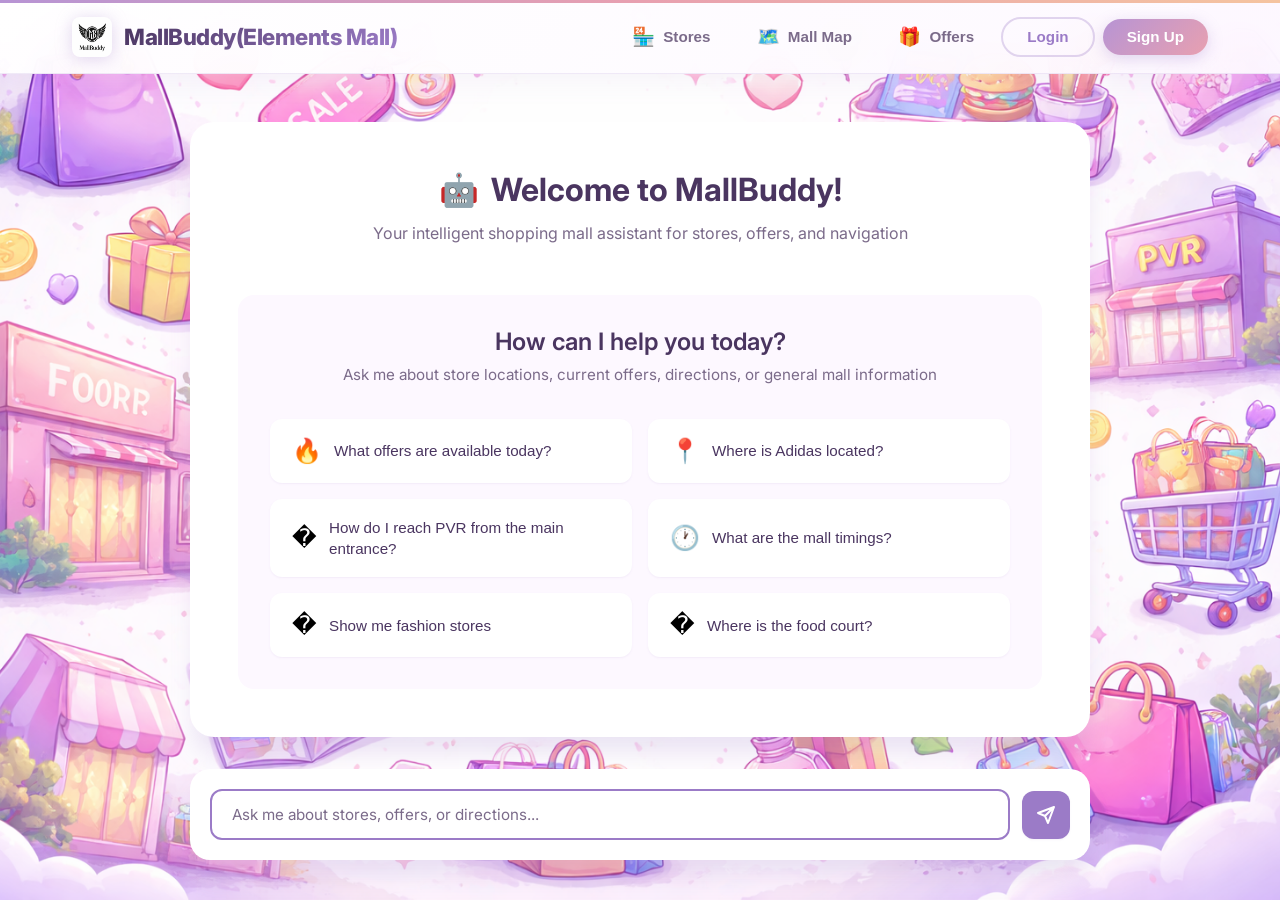
<file: frontend/index.html>
<!DOCTYPE html>
<html lang="en">

<head>
    <meta charset="UTF-8">
    <meta name="viewport" content="width=device-width, initial-scale=1.0">
    <title>MallBuddy - Your Intelligent Shopping Mall Assistant</title>
    <link rel="stylesheet" href="styles.css">
    <link rel="preconnect" href="https://fonts.googleapis.com">
    <link rel="preconnect" href="https://fonts.gstatic.com" crossorigin>
    <link href="https://fonts.googleapis.com/css2?family=Inter:wght@400;500;600;700&display=swap" rel="stylesheet">
</head>

<body>
    <!-- Header -->
    <header class="header">
        <div class="header-container">
            <div class="logo" onclick="window.location.href='index.html'" style="cursor: pointer;">
                <div class="logo-icon">
                    <img src="logo.png" alt="MallBuddy Logo" style="width: 40px; height: 40px; border-radius: 8px;">
                </div>
                <span class="logo-text">MallBuddy(Elements Mall)</span>
            </div>
            <nav class="nav-menu" id="navMenu">
                <button class="nav-btn" onclick="window.location.href='stores.html'">
                    <span class="nav-icon">🏪</span>
                    Stores
                </button>
                <button class="nav-btn" onclick="window.location.href='map.html'">
                    <span class="nav-icon">🗺️</span>
                    Mall Map
                </button>
                <button class="nav-btn" onclick="window.location.href='offers.html'">
                    <span class="nav-icon">🎁</span>
                    Offers
                </button>
                <button class="btn-login" onclick="navigateTo('login')" id="loginBtn">Login</button>
                <button class="btn-signup" onclick="navigateTo('signup')" id="signupBtn">Sign Up</button>
                <span id="userInfo" style="display: none; color: white; margin-right: 10px;"></span>
                <button class="btn-logout" onclick="logout()" id="logoutBtn" style="display: none;">Logout</button>
            </nav>
        </div>
    </header>

    <!-- Main Content -->
    <main class="main-content">
        <div class="container">
            <!-- Welcome Card -->
            <div class="welcome-card" id="welcomeCard">
                <div class="welcome-header">
                    <span class="robot-emoji">🤖</span>
                    <h1 class="welcome-title" id="welcomeTitle">Welcome to MallBuddy!</h1>
                </div>
                <p class="welcome-subtitle" id="welcomeSubtitle">Your intelligent shopping mall assistant for stores,
                    offers, and navigation
                </p>

                <!-- Quick Actions Section -->
                <div class="quick-actions-section">
                    <h2 class="section-title">How can I help you today?</h2>
                    <p class="section-subtitle">Ask me about store locations, current offers, directions, or general
                        mall information</p>

                    <div class="quick-actions-grid">
                        <button class="action-card" onclick="sendQuickQuestion('What offers are available today?')">
                            <span class="action-icon">🔥</span>
                            <span class="action-text">What offers are available today?</span>
                        </button>

                        <button class="action-card" onclick="sendQuickQuestion('Where is Adidas located?')">
                            <span class="action-icon">📍</span>
                            <span class="action-text">Where is Adidas located?</span>
                        </button>

                        <button class="action-card"
                            onclick="sendQuickQuestion('How do I reach PVR from the main entrance?')">
                            <span class="action-icon">�️</span>
                            <span class="action-text">How do I reach PVR from the main entrance?</span>
                        </button>

                        <button class="action-card" onclick="sendQuickQuestion('What are the mall timings?')">
                            <span class="action-icon">🕐</span>
                            <span class="action-text">What are the mall timings?</span>
                        </button>

                        <button class="action-card" onclick="sendQuickQuestion('Show me fashion stores')">
                            <span class="action-icon">�</span>
                            <span class="action-text">Show me fashion stores</span>
                        </button>

                        <button class="action-card" onclick="sendQuickQuestion('Where is the food court?')">
                            <span class="action-icon">�</span>
                            <span class="action-text">Where is the food court?</span>
                        </button>
                    </div>
                </div>
            </div>

            <!-- Chat Messages Area (Hidden Initially) -->
            <div class="chat-messages-container" id="chatMessagesContainer" style="display: none;">
                <div class="chat-messages" id="chatMessages">
                    <!-- Messages will be added here dynamically -->
                </div>
            </div>

            <!-- Chat Input (Fixed at Bottom) -->
            <div class="chat-input-section">
                <div class="chat-input-wrapper">
                    <input type="text" class="chat-input" id="chatInput"
                        placeholder="Ask me about stores, offers, or directions..."
                        onkeypress="handleKeyPress(event)" />
                    <button class="send-button" onclick="sendMessage()" id="sendBtn">
                        <svg width="20" height="20" viewBox="0 0 20 20" fill="none">
                            <path d="M18 2L9 11M18 2L12 18L9 11M18 2L2 8L9 11" stroke="white" stroke-width="2"
                                stroke-linecap="round" stroke-linejoin="round" />
                        </svg>
                    </button>
                </div>
            </div>
        </div>
    </main>

    <script src="config.js"></script>
    <script src="script.js?v=2"></script>
</body>

</html>
</file>
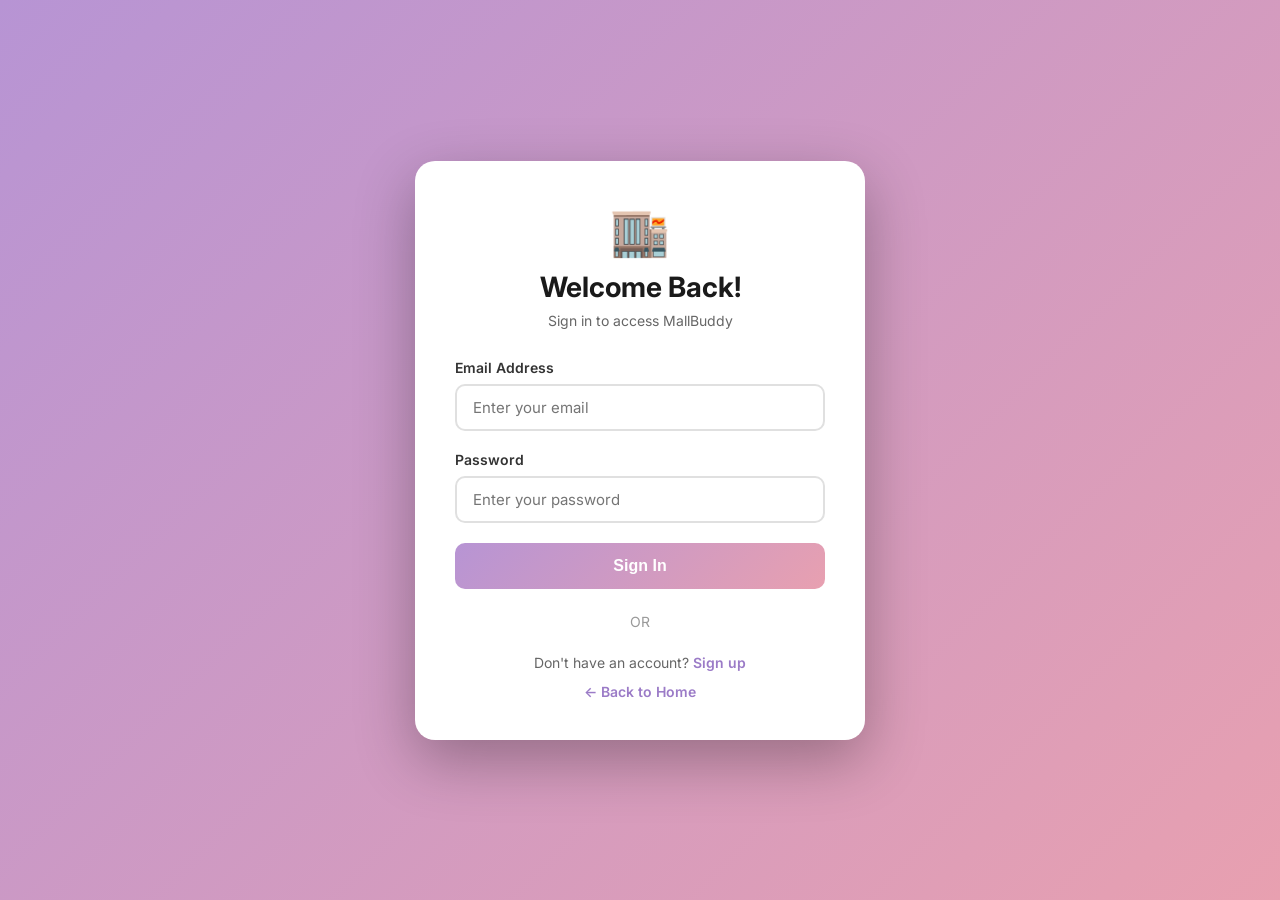
<file: frontend/login.html>
<!DOCTYPE html>
<html lang="en">

<head>
    <meta charset="UTF-8">
    <meta name="viewport" content="width=device-width, initial-scale=1.0">
    <title>Login - MallBuddy</title>
    <link rel="stylesheet" href="styles.css">
    <link href="https://fonts.googleapis.com/css2?family=Inter:wght@400;500;600;700&display=swap" rel="stylesheet">
    <style>
        .auth-container {
            min-height: 100vh;
            display: flex;
            align-items: center;
            justify-content: center;
            background: linear-gradient(135deg, #B794D4 0%, #E8A0B0 100%);
            padding: 20px;
        }

        .auth-card {
            background: white;
            border-radius: 20px;
            padding: 40px;
            width: 100%;
            max-width: 450px;
            box-shadow: 0 20px 60px rgba(0, 0, 0, 0.3);
        }

        .auth-header {
            text-align: center;
            margin-bottom: 30px;
        }

        .auth-logo {
            font-size: 48px;
            margin-bottom: 10px;
        }

        .auth-title {
            font-size: 28px;
            font-weight: 700;
            color: #1a1a1a;
            margin-bottom: 8px;
        }

        .auth-subtitle {
            color: #666;
            font-size: 14px;
        }

        .form-group {
            margin-bottom: 20px;
        }

        .form-label {
            display: block;
            font-weight: 600;
            color: #333;
            margin-bottom: 8px;
            font-size: 14px;
        }

        .form-input {
            width: 100%;
            padding: 12px 16px;
            border: 2px solid #e0e0e0;
            border-radius: 10px;
            font-size: 15px;
            transition: all 0.3s;
            font-family: 'Inter', sans-serif;
        }

        .form-input:focus {
            outline: none;
            border-color: #9B7BC7;
            box-shadow: 0 0 0 3px rgba(155, 123, 199, 0.15);
        }

        .btn-primary {
            width: 100%;
            padding: 14px;
            background: linear-gradient(135deg, #B794D4 0%, #E8A0B0 100%);
            color: white;
            border: none;
            border-radius: 10px;
            font-size: 16px;
            font-weight: 600;
            cursor: pointer;
            transition: transform 0.2s;
        }

        .btn-primary:hover {
            transform: translateY(-2px);
        }

        .btn-primary:disabled {
            opacity: 0.6;
            cursor: not-allowed;
        }

        .error-message {
            background: #fee;
            color: #c33;
            padding: 12px;
            border-radius: 8px;
            margin-bottom: 20px;
            font-size: 14px;
            display: none;
        }

        .success-message {
            background: #efe;
            color: #3c3;
            padding: 12px;
            border-radius: 8px;
            margin-bottom: 20px;
            font-size: 14px;
            display: none;
        }

        .auth-footer {
            text-align: center;
            margin-top: 24px;
            color: #666;
            font-size: 14px;
        }

        .auth-link {
            color: #9B7BC7;
            text-decoration: none;
            font-weight: 600;
        }

        .auth-link:hover {
            text-decoration: underline;
        }

        .divider {
            text-align: center;
            margin: 24px 0;
            color: #999;
            font-size: 14px;
        }
    </style>
</head>

<body>
    <div class="auth-container">
        <div class="auth-card">
            <div class="auth-header">
                <div class="auth-logo">🏬</div>
                <h1 class="auth-title">Welcome Back!</h1>
                <p class="auth-subtitle">Sign in to access MallBuddy</p>
            </div>

            <div id="errorMessage" class="error-message"></div>
            <div id="successMessage" class="success-message"></div>

            <form id="loginForm">
                <div class="form-group">
                    <label class="form-label" for="email">Email Address</label>
                    <input type="email" id="email" class="form-input" placeholder="Enter your email" required>
                </div>

                <div class="form-group">
                    <label class="form-label" for="password">Password</label>
                    <input type="password" id="password" class="form-input" placeholder="Enter your password" required>
                </div>

                <button type="submit" class="btn-primary" id="loginBtn">
                    Sign In
                </button>
            </form>

            <div class="divider">OR</div>

            <div class="auth-footer">
                Don't have an account? <a href="signup.html" class="auth-link">Sign up</a>
            </div>

            <div class="auth-footer" style="margin-top: 12px;">
                <a href="index.html" class="auth-link">← Back to Home</a>
            </div>
        </div>
    </div>

    <script src="config.js"></script>
    <script>
        // BACKEND_URL is now provided by config.js

        document.getElementById('loginForm').addEventListener('submit', async (e) => {
            e.preventDefault();

            const email = document.getElementById('email').value;
            const password = document.getElementById('password').value;
            const loginBtn = document.getElementById('loginBtn');
            const errorMsg = document.getElementById('errorMessage');
            const successMsg = document.getElementById('successMessage');

            // Hide messages
            errorMsg.style.display = 'none';
            successMsg.style.display = 'none';

            // Disable button
            loginBtn.disabled = true;
            loginBtn.textContent = 'Signing in...';

            try {
                // Try user login first
                const response = await fetch(`${BACKEND_URL}/api/auth/login`, {
                    method: 'POST',
                    headers: {
                        'Content-Type': 'application/json',
                    },
                    body: JSON.stringify({ email, password })
                });

                const data = await response.json();

                if (response.ok) {
                    // Store user data
                    localStorage.setItem('token', data.access_token);
                    localStorage.setItem('user', JSON.stringify(data.user));
                    localStorage.setItem('userType', 'user');

                    successMsg.textContent = 'Login successful! Redirecting...';
                    successMsg.style.display = 'block';

                    setTimeout(() => {
                        window.location.href = 'index.html';
                    }, 1000);
                } else {
                    // If user login fails, try admin login
                    const adminResponse = await fetch(`${BACKEND_URL}/api/auth/admin/login`, {
                        method: 'POST',
                        headers: {
                            'Content-Type': 'application/json',
                        },
                        body: JSON.stringify({ email, password })
                    });

                    if (adminResponse.ok) {
                        const adminData = await adminResponse.json();

                        localStorage.setItem('token', adminData.access_token);
                        localStorage.setItem('user', JSON.stringify(adminData.admin));
                        localStorage.setItem('userType', 'admin');

                        successMsg.textContent = 'Admin login successful! Redirecting...';
                        successMsg.style.display = 'block';

                        setTimeout(() => {
                            window.location.href = 'admin.html';
                        }, 1000);
                    } else {
                        errorMsg.textContent = data.error || 'Invalid email or password';
                        errorMsg.style.display = 'block';
                    }
                }
            } catch (error) {
                console.error('Login error:', error);
                errorMsg.textContent = 'Unable to connect to server. Please try again.';
                errorMsg.style.display = 'block';
            } finally {
                loginBtn.disabled = false;
                loginBtn.textContent = 'Sign In';
            }
        });
    </script>
</body>

</html>
</file>
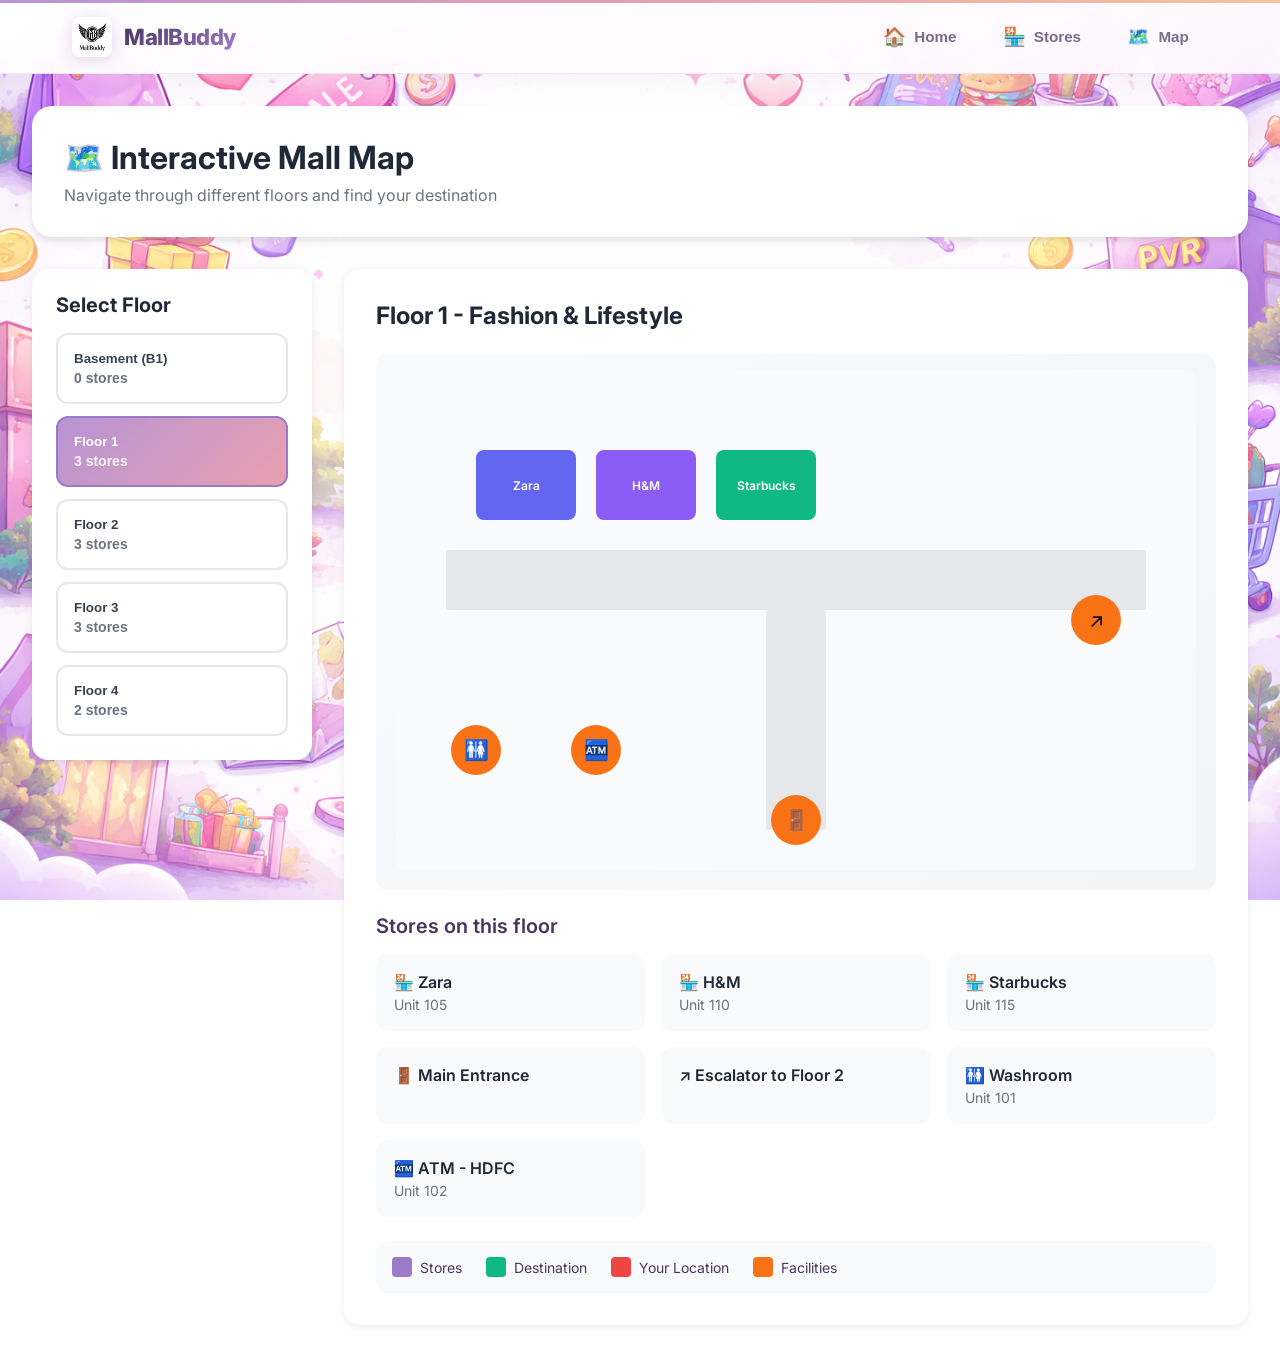
<file: frontend/map.html>
<!DOCTYPE html>
<html lang="en">

<head>
    <meta charset="UTF-8">
    <meta name="viewport" content="width=device-width, initial-scale=1.0">
    <title>Mall Map - MallBuddy</title>
    <link rel="stylesheet" href="styles.css">
    <link href="https://fonts.googleapis.com/css2?family=Inter:wght@400;500;600;700&display=swap" rel="stylesheet">
    <style>
        .map-container {
            max-width: 1400px;
            margin: 0 auto;
            padding: 2rem;
        }

        .map-header {
            background: white;
            border-radius: 20px;
            padding: 2rem;
            margin-bottom: 2rem;
            box-shadow: 0 4px 6px rgba(0, 0, 0, 0.1);
        }

        .map-title {
            font-size: 2rem;
            font-weight: 700;
            color: #1F2937;
            margin-bottom: 0.5rem;
        }

        /* Navigation Mode Header */
        .nav-mode-header {
            background: linear-gradient(135deg, #B794D4, #E8A0B0);
            color: white;
            border-radius: 20px;
            padding: 1.5rem 2rem;
            margin-bottom: 2rem;
            display: flex;
            justify-content: space-between;
            align-items: center;
            box-shadow: 0 4px 15px rgba(155, 123, 199, 0.3);
        }

        .nav-route-info {
            display: flex;
            align-items: center;
            gap: 1rem;
        }

        .nav-point {
            display: flex;
            align-items: center;
            gap: 0.5rem;
        }

        .nav-point-icon {
            font-size: 1.5rem;
        }

        .nav-point-text {
            font-weight: 600;
        }

        .nav-arrow {
            font-size: 1.5rem;
            opacity: 0.7;
        }

        .nav-stats {
            display: flex;
            gap: 2rem;
        }

        .nav-stat {
            text-align: center;
        }

        .nav-stat-value {
            font-size: 1.5rem;
            font-weight: 700;
        }

        .nav-stat-label {
            font-size: 0.875rem;
            opacity: 0.9;
        }

        .btn-exit-nav {
            background: rgba(255, 255, 255, 0.2);
            border: none;
            color: white;
            padding: 0.5rem 1rem;
            border-radius: 8px;
            cursor: pointer;
            font-weight: 600;
            transition: all 0.2s;
        }

        .btn-exit-nav:hover {
            background: rgba(255, 255, 255, 0.3);
        }

        .map-content {
            display: grid;
            grid-template-columns: 280px 1fr;
            gap: 2rem;
        }

        .floor-selector {
            background: white;
            border-radius: 16px;
            padding: 1.5rem;
            box-shadow: 0 2px 8px rgba(0, 0, 0, 0.08);
            height: fit-content;
        }

        .floor-selector-title {
            font-size: 1.25rem;
            font-weight: 700;
            color: #1F2937;
            margin-bottom: 1rem;
        }

        .floor-buttons {
            display: flex;
            flex-direction: column;
            gap: 0.75rem;
        }

        .floor-btn {
            padding: 1rem;
            border: 2px solid #E5E7EB;
            border-radius: 12px;
            background: white;
            cursor: pointer;
            transition: all 0.2s;
            text-align: left;
            font-weight: 600;
            color: #374151;
        }

        .floor-btn:hover {
            border-color: #9B7BC7;
            background: #FDF8FF;
        }

        .floor-btn.active {
            background: linear-gradient(135deg, #B794D4, #E8A0B0);
            color: white;
            border-color: #9B7BC7;
        }

        .floor-btn.has-route {
            border-color: #10B981;
            position: relative;
        }

        .floor-btn.has-route::after {
            content: "●";
            position: absolute;
            right: 1rem;
            color: #10B981;
        }

        .floor-info {
            font-size: 0.875rem;
            color: #6B7280;
            margin-top: 0.25rem;
        }

        .floor-btn.active .floor-info {
            color: rgba(255, 255, 255, 0.9);
        }

        .map-display {
            background: white;
            border-radius: 16px;
            padding: 2rem;
            box-shadow: 0 2px 8px rgba(0, 0, 0, 0.08);
        }

        .map-floor-title {
            font-size: 1.5rem;
            font-weight: 700;
            color: #1F2937;
            margin-bottom: 1.5rem;
        }

        /* SVG Map Container */
        .map-svg-container {
            background: linear-gradient(135deg, #F9FAFB 0%, #F3F4F6 100%);
            border-radius: 12px;
            padding: 1rem;
            margin-bottom: 1.5rem;
            min-height: 500px;
            position: relative;
            overflow: hidden;
        }

        .floor-map {
            width: 100%;
            height: 500px;
            border-radius: 8px;
        }

        /* SVG Styles */
        .corridor {
            fill: #E5E7EB;
        }

        .store-rect {
            cursor: pointer;
            transition: all 0.2s;
        }

        .store-rect:hover {
            filter: brightness(1.1);
        }

        .store-rect.destination {
            stroke: #10B981;
            stroke-width: 4;
            stroke-dasharray: 8, 4;
            animation: pulse 1.5s infinite;
        }

        @keyframes pulse {

            0%,
            100% {
                stroke-opacity: 1;
            }

            50% {
                stroke-opacity: 0.5;
            }
        }

        .store-label {
            font-family: 'Inter', sans-serif;
            font-size: 12px;
            font-weight: 600;
            fill: white;
            pointer-events: none;
        }

        .landmark-circle {
            cursor: pointer;
        }

        .landmark-icon {
            font-size: 20px;
            pointer-events: none;
        }

        .start-marker {
            animation: bounce 1s infinite;
        }

        @keyframes bounce {

            0%,
            100% {
                transform: translateY(0);
            }

            50% {
                transform: translateY(-5px);
            }
        }

        /* Route Path */
        .route-path {
            fill: none;
            stroke: #9B7BC7;
            stroke-width: 5;
            stroke-linecap: round;
            stroke-linejoin: round;
            stroke-dasharray: 1000;
            stroke-dashoffset: 1000;
            animation: drawPath 2s ease forwards;
        }

        @keyframes drawPath {
            to {
                stroke-dashoffset: 0;
            }
        }

        .route-path-glow {
            fill: none;
            stroke: rgba(155, 123, 199, 0.3);
            stroke-width: 12;
            stroke-linecap: round;
            stroke-linejoin: round;
        }

        /* Directions Panel */
        .directions-panel {
            background: #F9FAFB;
            border-radius: 12px;
            padding: 1.5rem;
            margin-top: 1.5rem;
        }

        .directions-title {
            font-size: 1.25rem;
            font-weight: 700;
            color: #1F2937;
            margin-bottom: 1rem;
            display: flex;
            align-items: center;
            gap: 0.5rem;
        }

        .directions-list {
            display: flex;
            flex-direction: column;
            gap: 0.75rem;
        }

        .direction-step {
            display: flex;
            align-items: flex-start;
            gap: 1rem;
            padding: 0.75rem;
            background: white;
            border-radius: 8px;
            border-left: 4px solid #9B7BC7;
        }

        .direction-step.current {
            background: linear-gradient(135deg, rgba(155, 123, 199, 0.1), rgba(232, 160, 176, 0.1));
            border-left-color: #10B981;
        }

        .step-icon {
            font-size: 1.25rem;
            min-width: 30px;
            text-align: center;
        }

        .step-content {
            flex: 1;
        }

        .step-text {
            font-weight: 500;
            color: #374151;
        }

        .step-detail {
            font-size: 0.875rem;
            color: #6B7280;
            margin-top: 0.25rem;
        }

        /* Legend */
        .legend {
            display: flex;
            flex-wrap: wrap;
            gap: 1.5rem;
            margin-top: 1.5rem;
            padding: 1rem;
            background: #F9FAFB;
            border-radius: 12px;
        }

        .legend-item {
            display: flex;
            align-items: center;
            gap: 0.5rem;
            font-size: 0.875rem;
        }

        .legend-color {
            width: 20px;
            height: 20px;
            border-radius: 4px;
        }

        /* Stores List */
        .stores-list {
            display: grid;
            grid-template-columns: repeat(auto-fill, minmax(200px, 1fr));
            gap: 1rem;
        }

        .store-item {
            padding: 1rem;
            background: #F9FAFB;
            border-radius: 12px;
            border: 2px solid transparent;
            transition: all 0.2s;
            cursor: pointer;
        }

        .store-item:hover {
            border-color: #9B7BC7;
            background: white;
        }

        .store-item.destination {
            border-color: #10B981;
            background: linear-gradient(135deg, rgba(16, 185, 129, 0.1), rgba(16, 185, 129, 0.05));
        }

        .store-item-name {
            font-weight: 600;
            color: #1F2937;
            margin-bottom: 0.25rem;
        }

        .store-item-location {
            font-size: 0.875rem;
            color: #6B7280;
        }

        @media (max-width: 1024px) {
            .map-content {
                grid-template-columns: 1fr;
            }

            .floor-buttons {
                flex-direction: row;
                overflow-x: auto;
            }

            .floor-btn {
                min-width: 150px;
            }

            .nav-mode-header {
                flex-direction: column;
                gap: 1rem;
                text-align: center;
            }

            .nav-stats {
                justify-content: center;
            }
        }
    </style>
</head>

<body>
    <!-- Header -->
    <header class="header">
        <div class="header-container">
            <div class="logo" onclick="window.location.href='index.html'" style="cursor: pointer;">
                <div class="logo-icon">
                    <img src="logo.png" alt="MallBuddy Logo" style="width: 40px; height: 40px; border-radius: 8px;">
                </div>
                <span class="logo-text">MallBuddy</span>
            </div>
            <nav class="nav-menu">
                <button class="nav-btn" onclick="window.location.href='index.html'">
                    <span class="nav-icon">🏠</span>
                    Home
                </button>
                <button class="nav-btn" onclick="window.location.href='stores.html'">
                    <span class="nav-icon">🏪</span>
                    Stores
                </button>
                <button class="nav-btn" onclick="window.location.href='map.html'">
                    <span class="nav-icon">🗺️</span>
                    Map
                </button>
            </nav>
        </div>
    </header>

    <!-- Main Content -->
    <main class="map-container">
        <!-- Navigation Mode Header (shown when navigating) -->
        <div class="nav-mode-header" id="navModeHeader" style="display: none;">
            <div class="nav-route-info">
                <div class="nav-point">
                    <span class="nav-point-icon">📍</span>
                    <span class="nav-point-text" id="navFromText">Main Entrance</span>
                </div>
                <span class="nav-arrow">→</span>
                <div class="nav-point">
                    <span class="nav-point-icon">🎯</span>
                    <span class="nav-point-text" id="navToText">Adidas</span>
                </div>
            </div>
            <div class="nav-stats">
                <div class="nav-stat">
                    <div class="nav-stat-value" id="navDistance">~2</div>
                    <div class="nav-stat-label">min walk</div>
                </div>
                <div class="nav-stat">
                    <div class="nav-stat-value" id="navFloors">1</div>
                    <div class="nav-stat-label">floor(s)</div>
                </div>
            </div>
            <button class="btn-exit-nav" onclick="exitNavigationMode()">✕ Exit Navigation</button>
        </div>

        <!-- Regular Header (shown when not navigating) -->
        <div class="map-header" id="regularHeader">
            <h1 class="map-title">🗺️ Interactive Mall Map</h1>
            <p style="color: #6B7280;">Navigate through different floors and find your destination</p>
        </div>

        <div class="map-content">
            <!-- Floor Selector -->
            <div class="floor-selector">
                <h2 class="floor-selector-title">Select Floor</h2>
                <div class="floor-buttons" id="floorButtons">
                    <!-- Floors will be loaded dynamically -->
                </div>
            </div>

            <!-- Map Display -->
            <div class="map-display">
                <h2 class="map-floor-title" id="currentFloorTitle">Floor 1</h2>

                <!-- SVG Map Container -->
                <div class="map-svg-container">
                    <svg id="floorMap" class="floor-map" viewBox="0 0 800 500">
                        <!-- Floor content will be rendered here -->
                    </svg>
                </div>

                <!-- Directions Panel (shown when navigating) -->
                <div class="directions-panel" id="directionsPanel" style="display: none;">
                    <h3 class="directions-title">📍 Step-by-Step Directions</h3>
                    <div class="directions-list" id="directionsList">
                        <!-- Directions will be added here -->
                    </div>
                </div>

                <!-- Stores on Current Floor -->
                <h3 style="font-size: 1.25rem; font-weight: 600; margin-bottom: 1rem;">Stores on this floor</h3>
                <div class="stores-list" id="storesList">
                    <!-- Stores will be loaded dynamically -->
                </div>

                <!-- Legend -->
                <div class="legend">
                    <div class="legend-item">
                        <div class="legend-color" style="background: #9B7BC7;"></div>
                        <span>Stores</span>
                    </div>
                    <div class="legend-item">
                        <div class="legend-color" style="background: #10B981;"></div>
                        <span>Destination</span>
                    </div>
                    <div class="legend-item">
                        <div class="legend-color" style="background: #EF4444;"></div>
                        <span>Your Location</span>
                    </div>
                    <div class="legend-item">
                        <div class="legend-color" style="background: #F97316;"></div>
                        <span>Facilities</span>
                    </div>
                </div>
            </div>
        </div>
    </main>

    <!-- Include floor layouts data -->
    <script src="floor-layouts.js"></script>

    <script src="config.js"></script>
    <script>
        // BACKEND_URL is now provided by config.js
        const BACKEND_URL = window.BACKEND_URL || 'http://localhost:5000';
        let currentFloor = '1';
        let isNavigating = false;
        let navigationRoute = null;
        let fromLocation = null;
        let toLocation = null;

        // Parse URL parameters for navigation
        function parseNavigationParams() {
            const params = new URLSearchParams(window.location.search);
            const from = params.get('from');
            const to = params.get('to');

            if (from && to) {
                return { from, to };
            }
            return null;
        }

        // Initialize navigation mode
        async function init() {
            try {
                // Fetch live store data
                await fetchAndSyncStores();
            } catch (error) {
                console.error('Failed to sync stores:', error);
            }

            const params = parseNavigationParams();
            loadFloorButtons(); // Load buttons after sync

            if (params) {
                initNavigationMode(params);
            } else {
                selectFloor('1');
            }
        }

        // Fetch stores and update FLOOR_LAYOUTS
        async function fetchAndSyncStores() {
            try {
                const response = await fetch(`${BACKEND_URL}/api/admin/stores`);
                const data = await response.json();
                const liveStores = data.stores;

                // Color palette based on category names (simple heuristic)
                const categoryColors = {
                    'Fashion': '#6366F1',
                    'Electronics': '#3B82F6',
                    'Food': '#F97316',
                    'Entertainment': '#EC4899',
                    'Health': '#10B981',
                    'Other': '#6B7280'
                };

                // Iterate through all floors in layout
                Object.keys(FLOOR_LAYOUTS).forEach(floorKey => {
                    const layout = FLOOR_LAYOUTS[floorKey];

                    // Update stores in layout
                    layout.stores.forEach(layoutStore => {
                        // Find matching live store by unit
                        // Normalize unit numbers (handle distinct formats e.g. "101" vs "Unit 101")
                        const match = liveStores.find(s =>
                            s.unit && s.unit.toString().trim() === layoutStore.unit.toString().trim()
                        );

                        if (match) {
                            layoutStore.name = match.name;
                            layoutStore.id = match.id; // Update ID to match DB
                            // Set color based on category name
                            const catName = match.category_name || 'Other';
                            // Simple substring match for category colors
                            let color = '#6B7280';
                            if (/fashion|clothing/i.test(catName)) color = categoryColors.Fashion;
                            else if (/electronic|digital/i.test(catName)) color = categoryColors.Electronics;
                            else if (/food|cafe|restaurant/i.test(catName)) color = categoryColors.Food;
                            else if (/movie|cinema|game/i.test(catName)) color = categoryColors.Entertainment;
                            else if (/health|pharmacy/i.test(catName)) color = categoryColors.Health;

                            layoutStore.color = color;
                        } else {
                            // No store in this unit -> Vacant
                            layoutStore.name = 'Vacant';
                            layoutStore.color = '#E5E7EB'; // Gray for composed/vacant
                            // Keep unit for reference
                        }
                    });
                });

                console.log('Map synchronized with live store data');

            } catch (error) {
                console.error('Error fetching stores:', error);
            }
        }

        function initNavigationMode(params) {
            isNavigating = true;

            // Find starting point and destination
            fromLocation = findStartingPoint(params.from);
            toLocation = findStoreByName(params.to);

            if (!fromLocation || !toLocation) {
                console.error('Could not find navigation locations');
                // Fallback to regular mode if nav invalid
                document.getElementById('navModeHeader').style.display = 'none';
                document.getElementById('regularHeader').style.display = 'block';
                return;
            }

            // Calculate route
            navigationRoute = calculateRoute(fromLocation, toLocation);

            // Update UI
            document.getElementById('navModeHeader').style.display = 'flex';
            document.getElementById('regularHeader').style.display = 'none';
            document.getElementById('directionsPanel').style.display = 'block';

            // Update navigation header
            document.getElementById('navFromText').textContent = fromLocation.name;
            document.getElementById('navToText').textContent = toLocation.name;
            document.getElementById('navDistance').textContent = `~${navigationRoute.estimatedTime}`;
            document.getElementById('navFloors').textContent = navigationRoute.floors.length;

            // Render directions
            renderDirections(navigationRoute);

            // Switch to the first floor of the route
            if (navigationRoute.floors.length > 0) {
                selectFloor(navigationRoute.floors[0].floor);
            }

            // Mark floors that have route
            markRouteFloors();
        }

        // Exit navigation mode
        function exitNavigationMode() {
            isNavigating = false;
            navigationRoute = null;
            fromLocation = null;
            toLocation = null;

            // Update UI
            document.getElementById('navModeHeader').style.display = 'none';
            document.getElementById('regularHeader').style.display = 'block';
            document.getElementById('directionsPanel').style.display = 'none';

            // Clear URL params
            window.history.replaceState({}, '', 'map.html');

            // Remove route floor markers
            document.querySelectorAll('.floor-btn').forEach(btn => {
                btn.classList.remove('has-route');
            });

            // Re-render current floor
            renderFloor(currentFloor);
        }

        // Mark floors that are part of the route
        function markRouteFloors() {
            if (!navigationRoute) return;

            const routeFloors = navigationRoute.floors.map(f => f.floor);
            document.querySelectorAll('.floor-btn').forEach(btn => {
                if (routeFloors.includes(btn.dataset.floor)) {
                    btn.classList.add('has-route');
                }
            });
        }

        // Render directions panel
        function renderDirections(route) {
            const directionsList = document.getElementById('directionsList');
            const steps = getDirectionsText(route);

            directionsList.innerHTML = steps.map((step, index) => `
                <div class="direction-step ${index === 0 ? 'current' : ''}">
                    <span class="step-icon">${step.icon}</span>
                    <div class="step-content">
                        <div class="step-text">${step.text}</div>
                        ${step.detail ? `<div class="step-detail">${step.detail}</div>` : ''}
                    </div>
                </div>
            `).join('');
        }

        // Load floor buttons
        function loadFloorButtons() {
            const floorButtons = document.getElementById('floorButtons');
            const floors = Object.keys(FLOOR_LAYOUTS).sort((a, b) => {
                // Sort: B1 first, then numeric
                if (a === 'B1') return -1;
                if (b === 'B1') return 1;
                return parseInt(a) - parseInt(b);
            });

            floorButtons.innerHTML = floors.map((floor, index) => {
                const layout = FLOOR_LAYOUTS[floor];
                const storeCount = layout.stores.length;
                return `
                    <button class="floor-btn ${floor === '1' ? 'active' : ''}" 
                            onclick="selectFloor('${floor}')" 
                            data-floor="${floor}">
                        <div>${floor === 'B1' ? 'Basement (B1)' : `Floor ${floor}`}</div>
                        <div class="floor-info">${storeCount} store${storeCount !== 1 ? 's' : ''}</div>
                    </button>
                `;
            }).join('');
        }

        // Select floor
        function selectFloor(floor) {
            currentFloor = floor;

            // Update active button
            document.querySelectorAll('.floor-btn').forEach(btn => {
                btn.classList.remove('active');
                if (btn.dataset.floor === floor) {
                    btn.classList.add('active');
                }
            });

            // Update title
            const layout = FLOOR_LAYOUTS[floor];
            document.getElementById('currentFloorTitle').textContent = layout ? layout.name : `Floor ${floor}`;

            // Render floor
            renderFloor(floor);

            // Update stores list
            renderStoresList(floor);
        }

        // Render SVG floor map
        function renderFloor(floor) {
            const svg = document.getElementById('floorMap');
            const layout = FLOOR_LAYOUTS[floor];

            if (!layout) {
                svg.innerHTML = `
                    <text x="400" y="250" text-anchor="middle" font-family="Inter" font-size="16" fill="#6B7280">
                        Floor layout not available
                    </text>
                `;
                return;
            }

            let svgContent = '';

            // Background
            svgContent += `<rect width="800" height="500" fill="${layout.background}" rx="8"/>`;

            // Corridors
            layout.corridors.forEach(corridor => {
                svgContent += `
                    <rect x="${corridor.x}" y="${corridor.y}" 
                          width="${corridor.width}" height="${corridor.height}" 
                          class="corridor" rx="4"/>
                `;
            });

            // Stores
            layout.stores.forEach(store => {
                const isDestination = isNavigating && toLocation &&
                    store.name.toLowerCase() === toLocation.name.toLowerCase();
                svgContent += `
                    <g onclick="highlightStore('${store.name}')">
                        <rect x="${store.x}" y="${store.y}" 
                              width="${store.width}" height="${store.height}" 
                              fill="${store.color}" 
                              class="store-rect ${isDestination ? 'destination' : ''}" 
                              rx="8"/>
                        <text x="${store.x + store.width / 2}" y="${store.y + store.height / 2 + 5}" 
                              text-anchor="middle" class="store-label">${store.name}</text>
                    </g>
                `;
            });

            // Landmarks
            layout.landmarks.forEach(landmark => {
                svgContent += `
                    <g onclick="highlightStore('${landmark.name}')">
                        <circle cx="${landmark.x}" cy="${landmark.y}" r="25" 
                                fill="#F97316" class="landmark-circle"/>
                        <text x="${landmark.x}" y="${landmark.y + 7}" 
                              text-anchor="middle" class="landmark-icon">${landmark.icon}</text>
                    </g>
                `;
            });

            // Navigation path and markers
            if (isNavigating && navigationRoute) {
                const floorRoute = navigationRoute.floors.find(f => f.floor === floor);

                if (floorRoute && floorRoute.path.length > 1) {
                    const pathData = generateSVGPath(floorRoute.path);

                    // Glow effect
                    svgContent += `<path d="${pathData}" class="route-path-glow"/>`;
                    // Main path
                    svgContent += `<path d="${pathData}" class="route-path"/>`;
                }

                // Start marker (if on this floor)
                if (fromLocation && fromLocation.floor === floor) {
                    const center = getLocationCenter(fromLocation);
                    svgContent += `
                        <g class="start-marker">
                            <circle cx="${center.x}" cy="${center.y}" r="18" fill="#EF4444"/>
                            <text x="${center.x}" y="${center.y + 6}" 
                                  text-anchor="middle" fill="white" font-size="18">📍</text>
                        </g>
                    `;
                }

                // End marker (if on this floor)
                if (toLocation && toLocation.floor === floor) {
                    const center = getLocationCenter(toLocation);
                    svgContent += `
                        <g>
                            <circle cx="${center.x + toLocation.width / 2 + 15}" cy="${center.y - 10}" 
                                    r="15" fill="#10B981"/>
                            <text x="${center.x + toLocation.width / 2 + 15}" y="${center.y - 5}" 
                                  text-anchor="middle" fill="white" font-size="14">🎯</text>
                        </g>
                    `;
                }
            }

            svg.innerHTML = svgContent;
        }

        // Render stores list below map
        function renderStoresList(floor) {
            const storesList = document.getElementById('storesList');
            const layout = FLOOR_LAYOUTS[floor];

            if (!layout) {
                storesList.innerHTML = '<div style="color: #6B7280;">No stores data available</div>';
                return;
            }

            const allItems = [
                ...layout.stores.map(s => ({ ...s, type: 'store' })),
                ...layout.landmarks.map(l => ({ ...l, type: 'facility' }))
            ];

            if (allItems.length === 0) {
                storesList.innerHTML = '<div style="color: #6B7280;">No stores on this floor</div>';
                return;
            }

            storesList.innerHTML = allItems.map(item => {
                const isDestination = isNavigating && toLocation &&
                    item.name.toLowerCase() === toLocation.name.toLowerCase();
                return `
                    <div class="store-item ${isDestination ? 'destination' : ''}" 
                         onclick="highlightStore('${item.name}')">
                        <div class="store-item-name">
                            ${item.type === 'facility' ? item.icon : '🏪'} ${item.name}
                        </div>
                        <div class="store-item-location">
                            ${item.unit ? `Unit ${item.unit}` : ''}
                        </div>
                    </div>
                `;
            }).join('');
        }

        // Highlight store on map
        function highlightStore(name) {
            console.log('Highlighting:', name);
            // Could add visual highlight effect here
        }

        // Get location center helper
        function getLocationCenter(location) {
            if (location.width && location.height) {
                return {
                    x: location.x + location.width / 2,
                    y: location.y + location.height / 2
                };
            }
            return { x: location.x, y: location.y };
        }

        // Initialize
        document.addEventListener('DOMContentLoaded', () => {
            init();
        });
    </script>
</body>

</html>
</file>
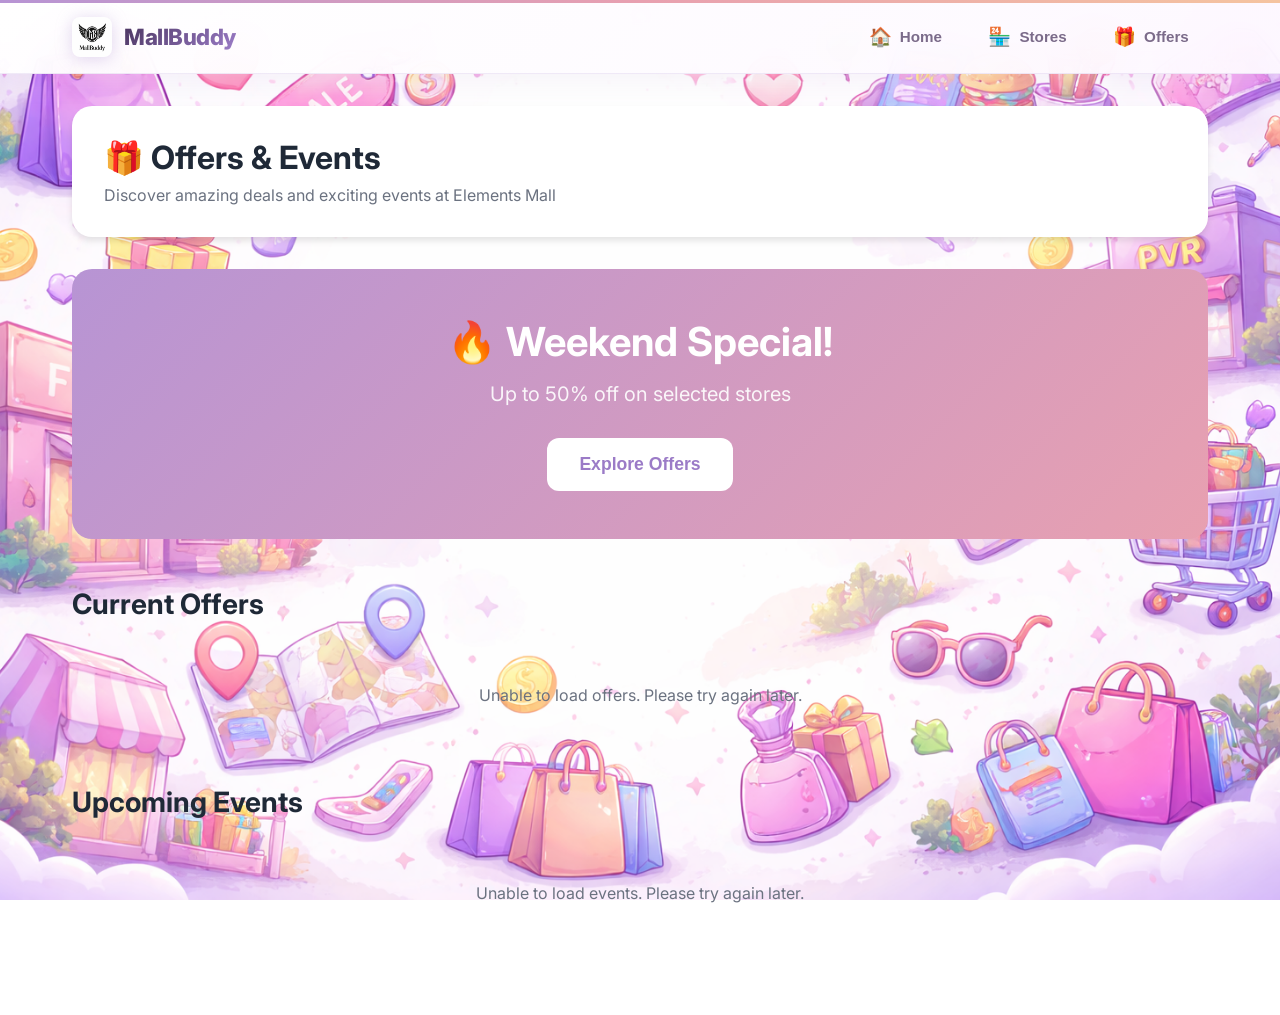
<file: frontend/offers.html>
<!DOCTYPE html>
<html lang="en">

<head>
    <meta charset="UTF-8">
    <meta name="viewport" content="width=device-width, initial-scale=1.0">
    <title>Offers & Events - MallBuddy</title>
    <link rel="stylesheet" href="styles.css">
    <link href="https://fonts.googleapis.com/css2?family=Inter:wght@400;500;600;700&display=swap" rel="stylesheet">
    <style>
        .offers-container {
            max-width: 1200px;
            margin: 0 auto;
            padding: 2rem;
        }

        .page-header {
            background: white;
            border-radius: 20px;
            padding: 2rem;
            margin-bottom: 2rem;
            box-shadow: 0 4px 6px rgba(0, 0, 0, 0.1);
        }

        .page-title {
            font-size: 2rem;
            font-weight: 700;
            color: #1F2937;
            margin-bottom: 0.5rem;
        }

        .section {
            margin-bottom: 3rem;
        }

        .section-header {
            display: flex;
            justify-content: space-between;
            align-items: center;
            margin-bottom: 1.5rem;
        }

        .section-title {
            font-size: 1.75rem;
            font-weight: 700;
            color: #1F2937;
        }

        .view-all-btn {
            padding: 0.625rem 1.25rem;
            background: #9B7BC7;
            color: white;
            border: none;
            border-radius: 8px;
            font-weight: 600;
            cursor: pointer;
            transition: all 0.2s;
        }

        .view-all-btn:hover {
            background: #8A6AB8;
        }

        .offers-grid {
            display: grid;
            grid-template-columns: repeat(auto-fill, minmax(350px, 1fr));
            gap: 1.5rem;
        }

        .offer-card {
            background: white;
            border-radius: 16px;
            overflow: hidden;
            box-shadow: 0 2px 8px rgba(0, 0, 0, 0.08);
            transition: all 0.3s ease;
            cursor: pointer;
        }

        .offer-card:hover {
            transform: translateY(-4px);
            box-shadow: 0 8px 16px rgba(0, 0, 0, 0.12);
        }

        .offer-banner {
            height: 150px;
            background: linear-gradient(135deg, #B794D4, #E8A0B0);
            display: flex;
            align-items: center;
            justify-content: center;
            font-size: 3rem;
            position: relative;
        }

        .offer-badge {
            position: absolute;
            top: 1rem;
            right: 1rem;
            background: #EF4444;
            color: white;
            padding: 0.5rem 1rem;
            border-radius: 20px;
            font-size: 0.875rem;
            font-weight: 700;
        }

        .offer-content {
            padding: 1.5rem;
        }

        .offer-title {
            font-size: 1.25rem;
            font-weight: 700;
            color: #1F2937;
            margin-bottom: 0.5rem;
        }

        .offer-store {
            color: #9B7BC7;
            font-weight: 600;
            font-size: 0.95rem;
            margin-bottom: 0.75rem;
        }

        .offer-description {
            color: #6B7280;
            font-size: 0.95rem;
            line-height: 1.6;
            margin-bottom: 1rem;
        }

        .offer-footer {
            display: flex;
            justify-content: space-between;
            align-items: center;
            padding-top: 1rem;
            border-top: 1px solid #E5E7EB;
        }

        .offer-validity {
            font-size: 0.875rem;
            color: #6B7280;
        }

        .offer-action {
            padding: 0.5rem 1rem;
            background: #9B7BC7;
            color: white;
            border: none;
            border-radius: 8px;
            font-weight: 600;
            font-size: 0.875rem;
            cursor: pointer;
            transition: all 0.2s;
        }

        .offer-action:hover {
            background: #8A6AB8;
        }

        .events-grid {
            display: grid;
            grid-template-columns: repeat(auto-fill, minmax(300px, 1fr));
            gap: 1.5rem;
        }

        .event-card {
            background: white;
            border-radius: 16px;
            padding: 1.5rem;
            box-shadow: 0 2px 8px rgba(0, 0, 0, 0.08);
            transition: all 0.3s ease;
            cursor: pointer;
            border-left: 4px solid #9B7BC7;
        }

        .event-card:hover {
            transform: translateY(-4px);
            box-shadow: 0 8px 16px rgba(0, 0, 0, 0.12);
        }

        .event-date {
            display: inline-block;
            background: linear-gradient(135deg, #B794D4, #E8A0B0);
            color: white;
            padding: 0.5rem 1rem;
            border-radius: 8px;
            font-weight: 700;
            font-size: 0.875rem;
            margin-bottom: 1rem;
        }

        .event-name {
            font-size: 1.25rem;
            font-weight: 700;
            color: #1F2937;
            margin-bottom: 0.5rem;
        }

        .event-description {
            color: #6B7280;
            font-size: 0.95rem;
            line-height: 1.6;
            margin-bottom: 1rem;
        }

        .event-location {
            display: flex;
            align-items: center;
            gap: 0.5rem;
            color: #6B7280;
            font-size: 0.875rem;
        }

        .featured-section {
            background: linear-gradient(135deg, #B794D4, #E8A0B0);
            border-radius: 20px;
            padding: 3rem;
            margin-bottom: 3rem;
            color: white;
            text-align: center;
        }

        .featured-title {
            font-size: 2.5rem;
            font-weight: 700;
            margin-bottom: 1rem;
        }

        .featured-subtitle {
            font-size: 1.25rem;
            opacity: 0.9;
            margin-bottom: 2rem;
        }

        .featured-cta {
            padding: 1rem 2rem;
            background: white;
            color: #9B7BC7;
            border: none;
            border-radius: 12px;
            font-weight: 700;
            font-size: 1.1rem;
            cursor: pointer;
            transition: all 0.2s;
        }

        .featured-cta:hover {
            transform: scale(1.05);
            box-shadow: 0 8px 16px rgba(0, 0, 0, 0.2);
        }

        .loading {
            text-align: center;
            padding: 3rem;
            color: #6B7280;
        }
    </style>
</head>

<body>
    <!-- Header -->
    <header class="header">
        <div class="header-container">
            <div class="logo" onclick="window.location.href='index.html'" style="cursor: pointer;">
                <div class="logo-icon">
                    <img src="logo.png" alt="MallBuddy Logo" style="width: 40px; height: 40px; border-radius: 8px;">
                </div>
                <span class="logo-text">MallBuddy</span>
            </div>
            <nav class="nav-menu">
                <button class="nav-btn" onclick="window.location.href='index.html'">
                    <span class="nav-icon">🏠</span>
                    Home
                </button>
                <button class="nav-btn" onclick="window.location.href='stores.html'">
                    <span class="nav-icon">🏪</span>
                    Stores
                </button>
                <button class="nav-btn" onclick="window.location.href='offers.html'">
                    <span class="nav-icon">🎁</span>
                    Offers
                </button>
            </nav>
        </div>
    </header>

    <!-- Main Content -->
    <main class="offers-container">
        <div class="page-header">
            <h1 class="page-title">🎁 Offers & Events</h1>
            <p style="color: #6B7280;">Discover amazing deals and exciting events at Elements Mall</p>
        </div>

        <!-- Featured Section -->
        <div class="featured-section">
            <div class="featured-title">🔥 Weekend Special!</div>
            <div class="featured-subtitle">Up to 50% off on selected stores</div>
            <button class="featured-cta" onclick="scrollToOffers()">Explore Offers</button>
        </div>

        <!-- Current Offers Section -->
        <div class="section">
            <div class="section-header">
                <h2 class="section-title">Current Offers</h2>
            </div>
            <div class="offers-grid" id="offersGrid">
                <div class="loading">Loading offers...</div>
            </div>
        </div>

        <!-- Upcoming Events Section -->
        <div class="section">
            <div class="section-header">
                <h2 class="section-title">Upcoming Events</h2>
            </div>
            <div class="events-grid" id="eventsGrid">
                <div class="loading">Loading events...</div>
            </div>
        </div>
    </main>

    <script src="config.js"></script>
    <script>
        // BACKEND_URL is now provided by config.js
        const BACKEND_URL = window.BACKEND_URL || 'http://localhost:5000';

        // Load offers
        async function loadOffers() {
            try {
                const response = await fetch(`${BACKEND_URL}/api/offers/`);
                const data = await response.json();
                const offers = data.offers || [];
                displayOffers(offers);
            } catch (error) {
                console.error('Error loading offers:', error);
                document.getElementById('offersGrid').innerHTML = `
                    <div style="grid-column: 1/-1; text-align: center; padding: 2rem; color: #6B7280;">
                        Unable to load offers. Please try again later.
                    </div>
                `;
            }
        }

        // Display offers
        function displayOffers(offers) {
            const grid = document.getElementById('offersGrid');

            if (offers.length === 0) {
                grid.innerHTML = `
                    <div style="grid-column: 1/-1; text-align: center; padding: 2rem; color: #6B7280;">
                        No active offers at the moment. Check back soon!
                    </div>
                `;
                return;
            }

            grid.innerHTML = offers.map(offer => {
                const endDate = new Date(offer.end_date);
                const daysLeft = Math.ceil((endDate - new Date()) / (1000 * 60 * 60 * 24));

                return `
                    <div class="offer-card" onclick="viewOffer(${offer.id})">
                        <div class="offer-banner">
                            ${offer.is_featured ? '<span class="offer-badge">FEATURED</span>' : ''}
                            🎉
                        </div>
                        <div class="offer-content">
                            <div class="offer-title">${offer.title}</div>
                            <div class="offer-store">📍 ${offer.store_name || 'Multiple Stores'}</div>
                            <div class="offer-description">${offer.description || 'Amazing deal available now!'}</div>
                            <div class="offer-footer">
                                <div class="offer-validity">
                                    ${daysLeft > 0 ? `${daysLeft} days left` : 'Ending soon!'}
                                </div>
                                <button class="offer-action" onclick="event.stopPropagation(); claimOffer(${offer.id})">
                                    Claim Now
                                </button>
                            </div>
                        </div>
                    </div>
                `;
            }).join('');
        }

        // Load events
        async function loadEvents() {
            try {
                const response = await fetch(`${BACKEND_URL}/api/events/?mall_id=1`);
                const data = await response.json();
                const events = data.events || [];
                displayEvents(events);
            } catch (error) {
                console.error('Error loading events:', error);
                document.getElementById('eventsGrid').innerHTML = `
                    <div style="grid-column: 1/-1; text-align: center; padding: 2rem; color: #6B7280;">
                        Unable to load events. Please try again later.
                    </div>
                `;
            }
        }

        // Display events
        function displayEvents(events) {
            const grid = document.getElementById('eventsGrid');

            if (events.length === 0) {
                grid.innerHTML = `
                    <div style="grid-column: 1/-1; text-align: center; padding: 2rem; color: #6B7280;">
                        No upcoming events. Stay tuned for exciting events!
                    </div>
                `;
                return;
            }

            grid.innerHTML = events.map(event => {
                const eventDate = new Date(event.event_date);
                const formattedDate = eventDate.toLocaleDateString('en-US', {
                    month: 'short',
                    day: 'numeric',
                    year: 'numeric'
                });

                return `
                    <div class="event-card" onclick="viewEvent(${event.id})">
                        <div class="event-date">📅 ${formattedDate}</div>
                        <div class="event-name">${event.name}</div>
                        <div class="event-description">${event.description || 'Join us for this exciting event!'}</div>
                        <div class="event-location">
                            <span>📍</span>
                            <span>${event.location || 'Elements Mall'}</span>
                        </div>
                    </div>
                `;
            }).join('');
        }

        // View offer details
        function viewOffer(offerId) {
            alert(`Viewing offer details - Feature coming soon!`);
        }

        // Claim offer
        function claimOffer(offerId) {
            alert(`Offer claimed! Show this at the store to redeem.`);
        }

        // View event details
        function viewEvent(eventId) {
            alert(`Event details - Feature coming soon!`);
        }

        // Scroll to offers
        function scrollToOffers() {
            document.getElementById('offersGrid').scrollIntoView({ behavior: 'smooth' });
        }

        // Initialize
        loadOffers();
        loadEvents();
    </script>
</body>

</html>
</file>
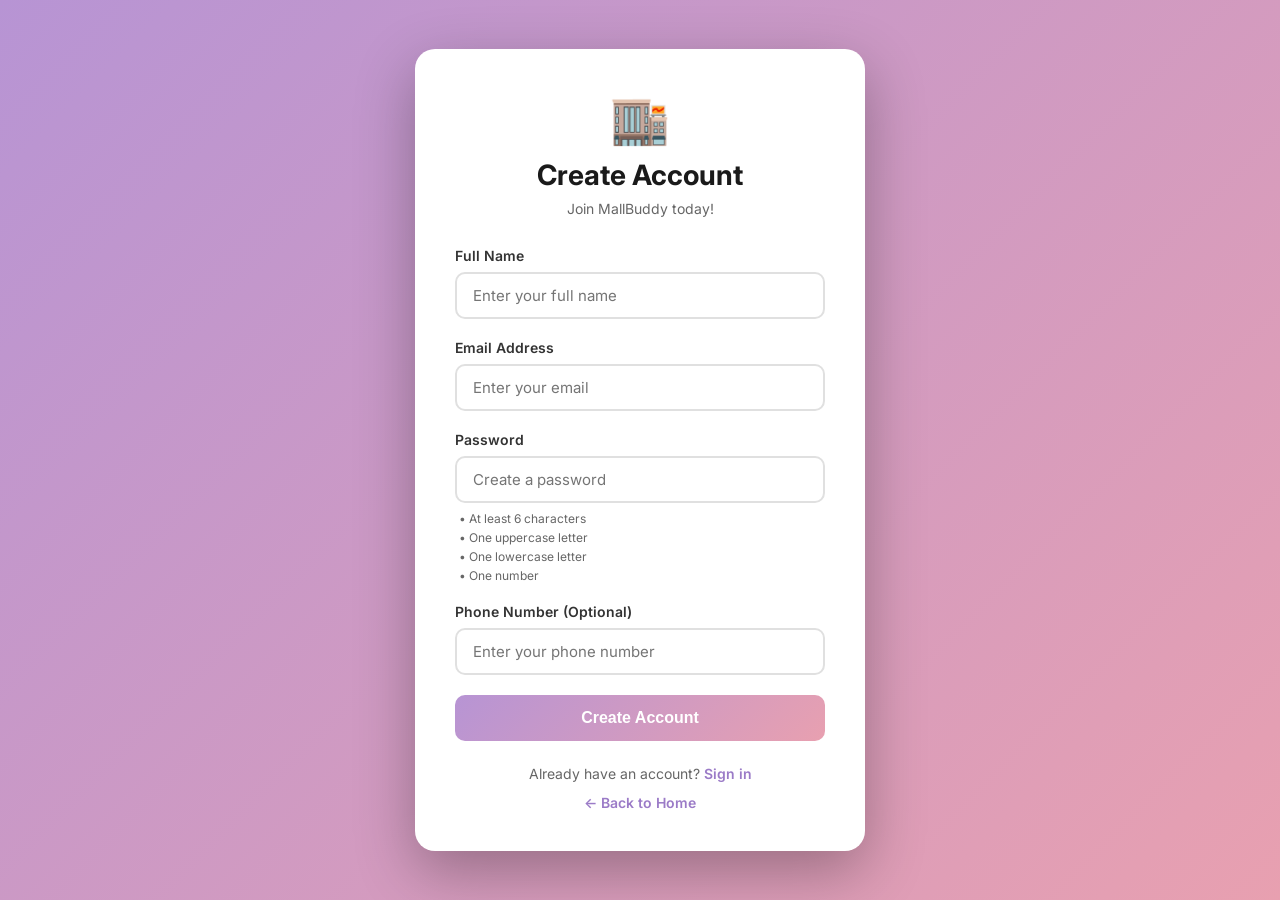
<file: frontend/signup.html>
<!DOCTYPE html>
<html lang="en">

<head>
    <meta charset="UTF-8">
    <meta name="viewport" content="width=device-width, initial-scale=1.0">
    <title>Sign Up - MallBuddy</title>
    <link rel="stylesheet" href="styles.css">
    <link href="https://fonts.googleapis.com/css2?family=Inter:wght@400;500;600;700&display=swap" rel="stylesheet">
    <style>
        .auth-container {
            min-height: 100vh;
            display: flex;
            align-items: center;
            justify-content: center;
            background: linear-gradient(135deg, #B794D4 0%, #E8A0B0 100%);
            padding: 20px;
        }

        .auth-card {
            background: white;
            border-radius: 20px;
            padding: 40px;
            width: 100%;
            max-width: 450px;
            box-shadow: 0 20px 60px rgba(0, 0, 0, 0.3);
        }

        .auth-header {
            text-align: center;
            margin-bottom: 30px;
        }

        .auth-logo {
            font-size: 48px;
            margin-bottom: 10px;
        }

        .auth-title {
            font-size: 28px;
            font-weight: 700;
            color: #1a1a1a;
            margin-bottom: 8px;
        }

        .auth-subtitle {
            color: #666;
            font-size: 14px;
        }

        .form-group {
            margin-bottom: 20px;
        }

        .form-label {
            display: block;
            font-weight: 600;
            color: #333;
            margin-bottom: 8px;
            font-size: 14px;
        }

        .form-input {
            width: 100%;
            padding: 12px 16px;
            border: 2px solid #e0e0e0;
            border-radius: 10px;
            font-size: 15px;
            transition: all 0.3s;
            font-family: 'Inter', sans-serif;
        }

        .form-input:focus {
            outline: none;
            border-color: #9B7BC7;
            box-shadow: 0 0 0 3px rgba(155, 123, 199, 0.15);
        }

        .btn-primary {
            width: 100%;
            padding: 14px;
            background: linear-gradient(135deg, #B794D4 0%, #E8A0B0 100%);
            color: white;
            border: none;
            border-radius: 10px;
            font-size: 16px;
            font-weight: 600;
            cursor: pointer;
            transition: transform 0.2s;
        }

        .btn-primary:hover {
            transform: translateY(-2px);
        }

        .btn-primary:disabled {
            opacity: 0.6;
            cursor: not-allowed;
        }

        .error-message {
            background: #fee;
            color: #c33;
            padding: 12px;
            border-radius: 8px;
            margin-bottom: 20px;
            font-size: 14px;
            display: none;
        }

        .success-message {
            background: #efe;
            color: #3c3;
            padding: 12px;
            border-radius: 8px;
            margin-bottom: 20px;
            font-size: 14px;
            display: none;
        }

        .auth-footer {
            text-align: center;
            margin-top: 24px;
            color: #666;
            font-size: 14px;
        }

        .auth-link {
            color: #9B7BC7;
            text-decoration: none;
            font-weight: 600;
        }

        .auth-link:hover {
            text-decoration: underline;
        }

        .password-requirements {
            font-size: 12px;
            color: #666;
            margin-top: 8px;
            padding-left: 4px;
        }

        .requirement {
            margin: 4px 0;
        }

        .requirement.met {
            color: #3c3;
        }
    </style>
</head>

<body>
    <div class="auth-container">
        <div class="auth-card">
            <div class="auth-header">
                <div class="auth-logo">🏬</div>
                <h1 class="auth-title">Create Account</h1>
                <p class="auth-subtitle">Join MallBuddy today!</p>
            </div>

            <div id="errorMessage" class="error-message"></div>
            <div id="successMessage" class="success-message"></div>

            <form id="signupForm">
                <div class="form-group">
                    <label class="form-label" for="name">Full Name</label>
                    <input type="text" id="name" class="form-input" placeholder="Enter your full name" required>
                </div>

                <div class="form-group">
                    <label class="form-label" for="email">Email Address</label>
                    <input type="email" id="email" class="form-input" placeholder="Enter your email" required>
                </div>

                <div class="form-group">
                    <label class="form-label" for="password">Password</label>
                    <input type="password" id="password" class="form-input" placeholder="Create a password" required>
                    <div class="password-requirements">
                        <div class="requirement" id="req-length">• At least 6 characters</div>
                        <div class="requirement" id="req-upper">• One uppercase letter</div>
                        <div class="requirement" id="req-lower">• One lowercase letter</div>
                        <div class="requirement" id="req-number">• One number</div>
                    </div>
                </div>

                <div class="form-group">
                    <label class="form-label" for="phone">Phone Number (Optional)</label>
                    <input type="tel" id="phone" class="form-input" placeholder="Enter your phone number">
                </div>

                <button type="submit" class="btn-primary" id="signupBtn">
                    Create Account
                </button>
            </form>

            <div class="auth-footer">
                Already have an account? <a href="login.html" class="auth-link">Sign in</a>
            </div>

            <div class="auth-footer" style="margin-top: 12px;">
                <a href="index.html" class="auth-link">← Back to Home</a>
            </div>
        </div>
    </div>

    <script src="config.js"></script>
    <script>
        // BACKEND_URL is now provided by config.js

        // Password validation
        const passwordInput = document.getElementById('password');
        passwordInput.addEventListener('input', () => {
            const password = passwordInput.value;

            document.getElementById('req-length').classList.toggle('met', password.length >= 6);
            document.getElementById('req-upper').classList.toggle('met', /[A-Z]/.test(password));
            document.getElementById('req-lower').classList.toggle('met', /[a-z]/.test(password));
            document.getElementById('req-number').classList.toggle('met', /[0-9]/.test(password));
        });

        document.getElementById('signupForm').addEventListener('submit', async (e) => {
            e.preventDefault();

            const name = document.getElementById('name').value;
            const email = document.getElementById('email').value;
            const password = document.getElementById('password').value;
            const phone = document.getElementById('phone').value;
            const signupBtn = document.getElementById('signupBtn');
            const errorMsg = document.getElementById('errorMessage');
            const successMsg = document.getElementById('successMessage');

            // Hide messages
            errorMsg.style.display = 'none';
            successMsg.style.display = 'none';

            // Disable button
            signupBtn.disabled = true;
            signupBtn.textContent = 'Creating account...';

            try {
                const response = await fetch(`${BACKEND_URL}/api/auth/register`, {
                    method: 'POST',
                    headers: {
                        'Content-Type': 'application/json',
                    },
                    body: JSON.stringify({ name, email, password, phone })
                });

                const data = await response.json();

                if (response.ok) {
                    // Store user data
                    localStorage.setItem('token', data.access_token);
                    localStorage.setItem('user', JSON.stringify(data.user));
                    localStorage.setItem('userType', 'user');

                    successMsg.textContent = 'Account created successfully! Redirecting...';
                    successMsg.style.display = 'block';

                    setTimeout(() => {
                        window.location.href = 'index.html';
                    }, 1500);
                } else {
                    errorMsg.textContent = data.error || 'Registration failed. Please try again.';
                    errorMsg.style.display = 'block';
                }
            } catch (error) {
                console.error('Signup error:', error);
                errorMsg.textContent = 'Unable to connect to server. Please try again.';
                errorMsg.style.display = 'block';
            } finally {
                signupBtn.disabled = false;
                signupBtn.textContent = 'Create Account';
            }
        });
    </script>
</body>

</html>
</file>
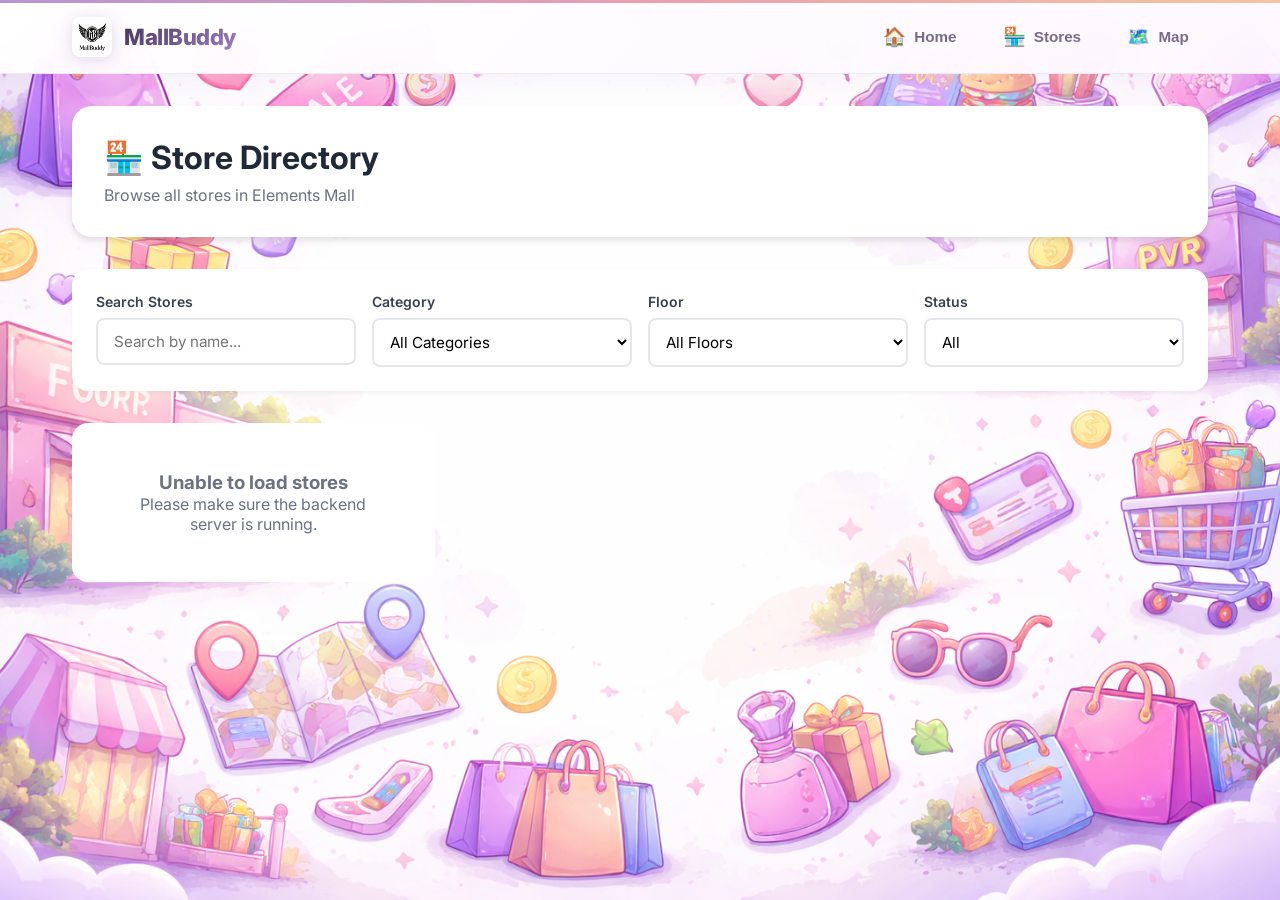
<file: frontend/stores.html>
<!DOCTYPE html>
<html lang="en">

<head>
    <meta charset="UTF-8">
    <meta name="viewport" content="width=device-width, initial-scale=1.0">
    <title>Store Directory - MallBuddy</title>
    <link rel="stylesheet" href="styles.css">
    <link href="https://fonts.googleapis.com/css2?family=Inter:wght@400;500;600;700&display=swap" rel="stylesheet">
    <style>
        .stores-container {
            max-width: 1200px;
            margin: 0 auto;
            padding: 2rem;
        }

        .stores-header {
            background: white;
            border-radius: 20px;
            padding: 2rem;
            margin-bottom: 2rem;
            box-shadow: 0 4px 6px rgba(0, 0, 0, 0.1);
        }

        .stores-title {
            font-size: 2rem;
            font-weight: 700;
            color: #1F2937;
            margin-bottom: 0.5rem;
        }

        .stores-subtitle {
            color: #6B7280;
            font-size: 1rem;
        }

        .filters-section {
            background: white;
            border-radius: 16px;
            padding: 1.5rem;
            margin-bottom: 2rem;
            box-shadow: 0 2px 4px rgba(0, 0, 0, 0.05);
        }

        .filters-grid {
            display: grid;
            grid-template-columns: repeat(auto-fit, minmax(200px, 1fr));
            gap: 1rem;
        }

        .filter-group {
            display: flex;
            flex-direction: column;
            gap: 0.5rem;
        }

        .filter-label {
            font-weight: 600;
            color: #374151;
            font-size: 0.875rem;
        }

        .filter-select {
            padding: 0.75rem;
            border: 2px solid #E5E7EB;
            border-radius: 8px;
            font-size: 0.95rem;
            font-family: inherit;
            background: white;
            cursor: pointer;
            transition: all 0.2s;
        }

        .filter-select:focus {
            outline: none;
            border-color: #9B7BC7;
        }

        .search-box {
            padding: 0.75rem 1rem;
            border: 2px solid #E5E7EB;
            border-radius: 8px;
            font-size: 0.95rem;
            font-family: inherit;
            width: 100%;
            transition: all 0.2s;
        }

        .search-box:focus {
            outline: none;
            border-color: #9B7BC7;
        }

        .stores-grid {
            display: grid;
            grid-template-columns: repeat(auto-fill, minmax(300px, 1fr));
            gap: 1.5rem;
        }

        .store-card {
            background: white;
            border-radius: 16px;
            padding: 1.5rem;
            box-shadow: 0 2px 8px rgba(0, 0, 0, 0.08);
            transition: all 0.3s ease;
            cursor: pointer;
            border: 2px solid transparent;
        }

        .store-card:hover {
            transform: translateY(-4px);
            box-shadow: 0 8px 16px rgba(0, 0, 0, 0.12);
            border-color: #9B7BC7;
        }

        .store-header {
            display: flex;
            justify-content: space-between;
            align-items: start;
            margin-bottom: 1rem;
        }

        .store-name {
            font-size: 1.25rem;
            font-weight: 700;
            color: #1F2937;
            margin-bottom: 0.25rem;
        }

        .store-category {
            display: inline-block;
            padding: 0.25rem 0.75rem;
            background: linear-gradient(135deg, #B794D4, #E8A0B0);
            color: white;
            border-radius: 12px;
            font-size: 0.75rem;
            font-weight: 600;
        }

        .store-info {
            display: flex;
            flex-direction: column;
            gap: 0.5rem;
            color: #6B7280;
            font-size: 0.95rem;
        }

        .store-info-item {
            display: flex;
            align-items: center;
            gap: 0.5rem;
        }

        .info-icon {
            font-size: 1.1rem;
        }

        .store-actions {
            display: flex;
            gap: 0.5rem;
            margin-top: 1rem;
        }

        .action-button {
            flex: 1;
            padding: 0.625rem;
            border: none;
            border-radius: 8px;
            font-weight: 600;
            font-size: 0.875rem;
            cursor: pointer;
            transition: all 0.2s;
        }

        .btn-navigate {
            background: #9B7BC7;
            color: white;
        }

        .btn-navigate:hover {
            background: #8A6AB8;
        }

        .btn-details {
            background: #F3F4F6;
            color: #374151;
        }

        .btn-details:hover {
            background: #E5E7EB;
        }

        .loading {
            text-align: center;
            padding: 3rem;
            color: #6B7280;
        }

        .no-results {
            text-align: center;
            padding: 3rem;
            background: white;
            border-radius: 16px;
            color: #6B7280;
        }

        .status-badge {
            display: inline-block;
            padding: 0.25rem 0.75rem;
            border-radius: 12px;
            font-size: 0.75rem;
            font-weight: 600;
        }

        .status-open {
            background: #D1FAE5;
            color: #065F46;
        }

        .status-closed {
            background: #FEE2E2;
            color: #991B1B;
        }

        /* Navigation Modal Styles */
        .modal-overlay {
            display: none;
            position: fixed;
            top: 0;
            left: 0;
            width: 100%;
            height: 100%;
            background: rgba(0, 0, 0, 0.5);
            backdrop-filter: blur(4px);
            z-index: 1000;
            justify-content: center;
            align-items: center;
        }

        .modal-overlay.active {
            display: flex;
        }

        .modal-content {
            background: white;
            border-radius: 20px;
            padding: 2rem;
            max-width: 450px;
            width: 90%;
            box-shadow: 0 20px 60px rgba(0, 0, 0, 0.3);
            animation: modalSlideIn 0.3s ease;
        }

        @keyframes modalSlideIn {
            from {
                opacity: 0;
                transform: translateY(-20px);
            }

            to {
                opacity: 1;
                transform: translateY(0);
            }
        }

        .modal-header {
            display: flex;
            justify-content: space-between;
            align-items: center;
            margin-bottom: 1.5rem;
        }

        .modal-title {
            font-size: 1.5rem;
            font-weight: 700;
            color: #1F2937;
        }

        .modal-close {
            background: none;
            border: none;
            font-size: 1.5rem;
            cursor: pointer;
            color: #6B7280;
            transition: color 0.2s;
        }

        .modal-close:hover {
            color: #1F2937;
        }

        .destination-info {
            background: linear-gradient(135deg, #B794D4, #E8A0B0);
            color: white;
            padding: 1rem;
            border-radius: 12px;
            margin-bottom: 1.5rem;
        }

        .destination-label {
            font-size: 0.875rem;
            opacity: 0.9;
            margin-bottom: 0.25rem;
        }

        .destination-name {
            font-size: 1.25rem;
            font-weight: 700;
        }

        .starting-points-label {
            font-weight: 600;
            color: #374151;
            margin-bottom: 1rem;
            display: block;
        }

        .starting-points {
            display: flex;
            flex-direction: column;
            gap: 0.75rem;
            margin-bottom: 1.5rem;
        }

        .starting-point-option {
            display: flex;
            align-items: center;
            padding: 1rem;
            border: 2px solid #E5E7EB;
            border-radius: 12px;
            cursor: pointer;
            transition: all 0.2s;
        }

        .starting-point-option:hover {
            border-color: #9B7BC7;
            background: #FDF8FF;
        }

        .starting-point-option.selected {
            border-color: #9B7BC7;
            background: linear-gradient(135deg, rgba(155, 123, 199, 0.1), rgba(232, 160, 176, 0.1));
        }

        .starting-point-option input[type="radio"] {
            display: none;
        }

        .starting-point-icon {
            font-size: 1.5rem;
            margin-right: 1rem;
        }

        .starting-point-text {
            font-weight: 500;
            color: #374151;
        }

        .btn-get-directions {
            width: 100%;
            padding: 1rem;
            background: linear-gradient(135deg, #B794D4, #E8A0B0);
            color: white;
            border: none;
            border-radius: 12px;
            font-size: 1rem;
            font-weight: 600;
            cursor: pointer;
            transition: all 0.2s;
            display: flex;
            align-items: center;
            justify-content: center;
            gap: 0.5rem;
        }

        .btn-get-directions:hover {
            transform: translateY(-2px);
            box-shadow: 0 4px 12px rgba(155, 123, 199, 0.4);
        }

        .btn-get-directions:disabled {
            opacity: 0.5;
            cursor: not-allowed;
            transform: none;
        }
    </style>
</head>

<body>
    <!-- Header -->
    <header class="header">
        <div class="header-container">
            <div class="logo" onclick="window.location.href='index.html'" style="cursor: pointer;">
                <div class="logo-icon">
                    <img src="logo.png" alt="MallBuddy Logo" style="width: 40px; height: 40px; border-radius: 8px;">
                </div>
                <span class="logo-text">MallBuddy</span>
            </div>
            <nav class="nav-menu">
                <button class="nav-btn" onclick="window.location.href='index.html'">
                    <span class="nav-icon">🏠</span>
                    Home
                </button>
                <button class="nav-btn" onclick="window.location.href='stores.html'">
                    <span class="nav-icon">🏪</span>
                    Stores
                </button>
                <button class="nav-btn" onclick="window.location.href='map.html'">
                    <span class="nav-icon">🗺️</span>
                    Map
                </button>
            </nav>
        </div>
    </header>

    <!-- Main Content -->
    <main class="stores-container">
        <div class="stores-header">
            <h1 class="stores-title">🏪 Store Directory</h1>
            <p class="stores-subtitle">Browse all stores in Elements Mall</p>
        </div>

        <!-- Filters -->
        <div class="filters-section">
            <div class="filters-grid">
                <div class="filter-group">
                    <label class="filter-label">Search Stores</label>
                    <input type="text" class="search-box" id="searchInput" placeholder="Search by name...">
                </div>
                <div class="filter-group">
                    <label class="filter-label">Category</label>
                    <select class="filter-select" id="categoryFilter">
                        <option value="">All Categories</option>
                    </select>
                </div>
                <div class="filter-group">
                    <label class="filter-label">Floor</label>
                    <select class="filter-select" id="floorFilter">
                        <option value="">All Floors</option>
                    </select>
                </div>
                <div class="filter-group">
                    <label class="filter-label">Status</label>
                    <select class="filter-select" id="statusFilter">
                        <option value="">All</option>
                        <option value="open">Open</option>
                        <option value="closed">Closed</option>
                    </select>
                </div>
            </div>
        </div>

        <!-- Stores Grid -->
        <div id="storesGrid" class="stores-grid">
            <div class="loading">Loading stores...</div>
        </div>
    </main>

    <!-- Navigation Modal -->
    <div class="modal-overlay" id="navModal">
        <div class="modal-content">
            <div class="modal-header">
                <h2 class="modal-title">🧭 Get Directions</h2>
                <button class="modal-close" onclick="closeNavModal()">✕</button>
            </div>

            <div class="destination-info">
                <div class="destination-label">Navigating to:</div>
                <div class="destination-name" id="destinationName">Store Name</div>
            </div>

            <label class="starting-points-label">Where are you currently?</label>
            <div class="starting-points" id="startingPoints">
                <label class="starting-point-option" onclick="selectStartingPoint('main_entrance')">
                    <input type="radio" name="startPoint" value="main_entrance">
                    <span class="starting-point-icon">🚪</span>
                    <span class="starting-point-text">Main Entrance</span>
                </label>
                <label class="starting-point-option" onclick="selectStartingPoint('parking')">
                    <input type="radio" name="startPoint" value="parking">
                    <span class="starting-point-icon">🅿️</span>
                    <span class="starting-point-text">Parking Area (B1)</span>
                </label>
                <label class="starting-point-option" onclick="selectStartingPoint('food_court')">
                    <input type="radio" name="startPoint" value="food_court">
                    <span class="starting-point-icon">🍔</span>
                    <span class="starting-point-text">Food Court (Floor 3)</span>
                </label>
                <label class="starting-point-option" onclick="selectStartingPoint('escalator_f1')">
                    <input type="radio" name="startPoint" value="escalator_f1">
                    <span class="starting-point-icon">↗️</span>
                    <span class="starting-point-text">Escalator - Floor 1</span>
                </label>
            </div>

            <button class="btn-get-directions" id="btnGetDirections" onclick="goToNavigation()" disabled>
                🗺️ Show Route on Map
            </button>
        </div>
    </div>

    <script src="config.js"></script>
    <script>
        // BACKEND_URL is now provided by config.js
        const BACKEND_URL = window.BACKEND_URL || 'http://localhost:5000';
        let allStores = [];
        let categories = [];

        // Load stores on page load
        async function loadStores() {
            try {
                const response = await fetch(`${BACKEND_URL}/api/stores/?mall_id=1`);
                const data = await response.json();
                allStores = data.stores || [];
                displayStores(allStores);
            } catch (error) {
                console.error('Error loading stores:', error);
                document.getElementById('storesGrid').innerHTML = `
                    <div class="no-results">
                        <h3>Unable to load stores</h3>
                        <p>Please make sure the backend server is running.</p>
                    </div>
                `;
            }
        }

        // Load categories
        async function loadCategories() {
            try {
                const response = await fetch(`${BACKEND_URL}/api/stores/categories`);
                const data = await response.json();
                categories = data.categories || [];

                const categoryFilter = document.getElementById('categoryFilter');
                categories.forEach(cat => {
                    const option = document.createElement('option');
                    option.value = cat.id;
                    option.textContent = `${cat.icon || ''} ${cat.name}`;
                    categoryFilter.appendChild(option);
                });
            } catch (error) {
                console.error('Error loading categories:', error);
            }
        }

        // Load floors
        async function loadFloors() {
            try {
                const response = await fetch(`${BACKEND_URL}/api/stores/floors?mall_id=1`);
                const data = await response.json();
                const floors = data.floors || [];

                const floorFilter = document.getElementById('floorFilter');
                floors.forEach(floor => {
                    const option = document.createElement('option');
                    option.value = floor.floor;
                    option.textContent = `Floor ${floor.floor} (${floor.store_count} stores)`;
                    floorFilter.appendChild(option);
                });
            } catch (error) {
                console.error('Error loading floors:', error);
            }
        }

        // Display stores
        function displayStores(stores) {
            const grid = document.getElementById('storesGrid');

            if (stores.length === 0) {
                grid.innerHTML = `
                    <div class="no-results">
                        <h3>No stores found</h3>
                        <p>Try adjusting your filters</p>
                    </div>
                `;
                return;
            }

            grid.innerHTML = stores.map(store => `
                <div class="store-card" onclick="viewStoreDetails(${store.id})">
                    <div class="store-header">
                        <div>
                            <div class="store-name">${store.name}</div>
                            <span class="status-badge status-${store.status}">${store.status.toUpperCase()}</span>
                        </div>
                        <span class="store-category">${store.category_name || 'General'}</span>
                    </div>
                    <div class="store-info">
                        <div class="store-info-item">
                            <span class="info-icon">📍</span>
                            <span>Floor ${store.floor}, Unit ${store.unit}</span>
                        </div>
                        ${store.description ? `
                            <div class="store-info-item">
                                <span class="info-icon">ℹ️</span>
                                <span>${store.description}</span>
                            </div>
                        ` : ''}
                    </div>
                    <div class="store-actions">
                        <button class="action-button btn-navigate" onclick="event.stopPropagation(); navigateToStore('${store.name}')">
                            🧭 Navigate
                        </button>
                        <button class="action-button btn-details" onclick="event.stopPropagation(); viewStoreDetails(${store.id})">
                            📋 Details
                        </button>
                    </div>
                </div>
            `).join('');
        }

        // Filter stores
        function filterStores() {
            const searchTerm = document.getElementById('searchInput').value.toLowerCase();
            const categoryId = document.getElementById('categoryFilter').value;
            const floor = document.getElementById('floorFilter').value;
            const status = document.getElementById('statusFilter').value;

            let filtered = allStores.filter(store => {
                const matchesSearch = store.name.toLowerCase().includes(searchTerm);
                const matchesCategory = !categoryId || store.category_id == categoryId;
                const matchesFloor = !floor || store.floor == floor;
                const matchesStatus = !status || store.status == status;

                return matchesSearch && matchesCategory && matchesFloor && matchesStatus;
            });

            displayStores(filtered);
        }

        // Navigate to store - Open modal
        let selectedDestination = '';
        let selectedStartPoint = '';

        function navigateToStore(storeName) {
            selectedDestination = storeName;
            selectedStartPoint = '';

            // Update modal destination
            document.getElementById('destinationName').textContent = storeName;

            // Reset starting point selections
            document.querySelectorAll('.starting-point-option').forEach(opt => {
                opt.classList.remove('selected');
            });
            document.querySelectorAll('input[name="startPoint"]').forEach(radio => {
                radio.checked = false;
            });

            // Disable button
            document.getElementById('btnGetDirections').disabled = true;

            // Show modal
            document.getElementById('navModal').classList.add('active');
        }

        function closeNavModal() {
            document.getElementById('navModal').classList.remove('active');
        }

        function selectStartingPoint(pointId) {
            selectedStartPoint = pointId;

            // Update visual selection
            document.querySelectorAll('.starting-point-option').forEach(opt => {
                opt.classList.remove('selected');
            });
            event.currentTarget.classList.add('selected');

            // Check the radio
            const radio = event.currentTarget.querySelector('input[type="radio"]');
            if (radio) radio.checked = true;

            // Enable button
            document.getElementById('btnGetDirections').disabled = false;
        }

        function goToNavigation() {
            if (!selectedDestination || !selectedStartPoint) return;

            // Redirect to map page with navigation params
            const mapUrl = `map.html?from=${encodeURIComponent(selectedStartPoint)}&to=${encodeURIComponent(selectedDestination)}`;
            window.location.href = mapUrl;
        }

        // Close modal when clicking outside
        document.getElementById('navModal').addEventListener('click', function (e) {
            if (e.target === this) {
                closeNavModal();
            }
        });

        // View store details
        function viewStoreDetails(storeId) {
            const store = allStores.find(s => s.id === storeId);
            if (store) {
                alert(`Store Details:\n\nName: ${store.name}\nFloor: ${store.floor}\nUnit: ${store.unit}\nCategory: ${store.category_name}\nStatus: ${store.status}`);
            }
        }

        // Event listeners
        document.getElementById('searchInput').addEventListener('input', filterStores);
        document.getElementById('categoryFilter').addEventListener('change', filterStores);
        document.getElementById('floorFilter').addEventListener('change', filterStores);
        document.getElementById('statusFilter').addEventListener('change', filterStores);

        // Initialize
        loadStores();
        loadCategories();
        loadFloors();
    </script>
</body>

</html>
</file>
<file: frontend/styles.css>
:root {
    --primary-purple: #9B7BC7;
    --primary-purple-dark: #8A6AB8;
    --gradient-start: #B794D4;
    --gradient-end: #E8A0B0;
    --accent-pink: #F5A5B8;
    --accent-coral: #F5C4A0;
    --text-primary: #4A3560;
    --text-secondary: #7B6B8A;
    --text-white: #FFFFFF;
    --bg-light: #FDF8FF;
    --bg-white: #FFFFFF;
    --border-color: #E8D8F0;
    --shadow-sm: 0 1px 2px 0 rgba(155, 123, 199, 0.1);
    --shadow-md: 0 4px 6px -1px rgba(155, 123, 199, 0.15);
    --shadow-lg: 0 10px 15px -3px rgba(155, 123, 199, 0.15);
    --shadow-xl: 0 20px 25px -5px rgba(155, 123, 199, 0.2);
}

* {
    margin: 0;
    padding: 0;
    box-sizing: border-box;
}

body {
    font-family: 'Inter', -apple-system, BlinkMacSystemFont, 'Segoe UI', sans-serif;
    background: url('background.png') no-repeat center center fixed;
    background-size: cover;
    min-height: 100vh;
    color: var(--text-primary);
}

/* Header */
.header {
    background: linear-gradient(135deg, rgba(255, 255, 255, 0.95) 0%, rgba(253, 248, 255, 0.95) 100%);
    backdrop-filter: blur(20px);
    -webkit-backdrop-filter: blur(20px);
    border-bottom: 1px solid rgba(155, 123, 199, 0.15);
    position: sticky;
    top: 0;
    z-index: 1000;
    box-shadow: 0 4px 30px rgba(155, 123, 199, 0.1);
    transition: all 0.3s ease;
}

.header::before {
    content: '';
    position: absolute;
    top: 0;
    left: 0;
    right: 0;
    height: 3px;
    background: linear-gradient(90deg, #B794D4, #E8A0B0, #F5C4A0, #E8A0B0, #B794D4);
    background-size: 200% 100%;
    animation: gradientFlow 4s ease infinite;
}

@keyframes gradientFlow {

    0%,
    100% {
        background-position: 0% 50%;
    }

    50% {
        background-position: 100% 50%;
    }
}

.header-container {
    max-width: 1200px;
    margin: 0 auto;
    padding: 1rem 2rem;
    display: flex;
    justify-content: space-between;
    align-items: center;
}

.logo {
    display: flex;
    align-items: center;
    gap: 0.75rem;
    cursor: pointer;
    transition: transform 0.3s ease;
}

.logo:hover {
    transform: scale(1.02);
}

.logo-icon {
    display: flex;
    align-items: center;
    filter: drop-shadow(0 2px 8px rgba(155, 123, 199, 0.3));
    transition: filter 0.3s ease;
}

.logo:hover .logo-icon {
    filter: drop-shadow(0 4px 12px rgba(155, 123, 199, 0.5));
}

.logo-text {
    font-size: 1.4rem;
    font-weight: 800;
    background: linear-gradient(135deg, var(--text-primary) 0%, #9B7BC7 100%);
    -webkit-background-clip: text;
    -webkit-text-fill-color: transparent;
    background-clip: text;
    letter-spacing: -0.5px;
}

.nav-menu {
    display: flex;
    align-items: center;
    gap: 0.5rem;
}

.nav-btn {
    display: flex;
    align-items: center;
    gap: 0.5rem;
    padding: 0.6rem 1.2rem;
    background: transparent;
    border: none;
    color: var(--text-secondary);
    font-size: 0.95rem;
    font-weight: 600;
    cursor: pointer;
    border-radius: 12px;
    transition: all 0.3s cubic-bezier(0.4, 0, 0.2, 1);
    position: relative;
    overflow: hidden;
}

.nav-btn::before {
    content: '';
    position: absolute;
    top: 0;
    left: 0;
    right: 0;
    bottom: 0;
    background: linear-gradient(135deg, rgba(183, 148, 212, 0.1) 0%, rgba(232, 160, 176, 0.1) 100%);
    opacity: 0;
    transition: opacity 0.3s ease;
    border-radius: 12px;
}

.nav-btn:hover::before {
    opacity: 1;
}

.nav-btn:hover {
    color: #9B7BC7;
    transform: translateY(-2px);
}

.nav-icon {
    font-size: 1.15rem;
    transition: transform 0.3s ease;
}

.nav-btn:hover .nav-icon {
    transform: scale(1.15);
}

.btn-login {
    padding: 0.6rem 1.5rem;
    background: transparent;
    border: 2px solid rgba(155, 123, 199, 0.3);
    color: #9B7BC7;
    font-size: 0.95rem;
    font-weight: 600;
    cursor: pointer;
    border-radius: 25px;
    transition: all 0.3s cubic-bezier(0.4, 0, 0.2, 1);
}

.btn-login:hover {
    background: rgba(155, 123, 199, 0.1);
    border-color: #9B7BC7;
    transform: translateY(-2px);
}

.btn-signup {
    padding: 0.6rem 1.5rem;
    background: linear-gradient(135deg, #B794D4 0%, #E8A0B0 100%);
    border: none;
    color: white;
    font-size: 0.95rem;
    font-weight: 600;
    cursor: pointer;
    border-radius: 25px;
    transition: all 0.3s cubic-bezier(0.4, 0, 0.2, 1);
    box-shadow: 0 4px 15px rgba(155, 123, 199, 0.3);
    position: relative;
    overflow: hidden;
}

.btn-signup::before {
    content: '';
    position: absolute;
    top: 0;
    left: -100%;
    width: 100%;
    height: 100%;
    background: linear-gradient(90deg, transparent, rgba(255, 255, 255, 0.3), transparent);
    transition: left 0.5s ease;
}

.btn-signup:hover::before {
    left: 100%;
}

.btn-signup:hover {
    transform: translateY(-2px);
    box-shadow: 0 6px 20px rgba(155, 123, 199, 0.4);
}

.btn-logout {
    padding: 0.6rem 1.5rem;
    background: linear-gradient(135deg, #E8A0B0 0%, #D88A9A 100%);
    border: none;
    color: white;
    font-size: 0.95rem;
    font-weight: 600;
    cursor: pointer;
    border-radius: 25px;
    transition: all 0.3s cubic-bezier(0.4, 0, 0.2, 1);
    box-shadow: 0 4px 15px rgba(232, 160, 176, 0.3);
}

.btn-logout:hover {
    transform: translateY(-2px);
    box-shadow: 0 6px 20px rgba(232, 160, 176, 0.4);
}

/* Main Content */
.main-content {
    padding: 3rem 2rem 2rem;
    min-height: calc(100vh - 80px);
}

.container {
    max-width: 900px;
    margin: 0 auto;
    display: flex;
    flex-direction: column;
    gap: 2rem;
}

/* Welcome Card */
.welcome-card {
    background: white;
    border-radius: 24px;
    padding: 3rem;
    box-shadow: var(--shadow-xl);
    animation: slideUp 0.5s ease-out;
}

@keyframes slideUp {
    from {
        opacity: 0;
        transform: translateY(20px);
    }

    to {
        opacity: 1;
        transform: translateY(0);
    }
}

.welcome-header {
    display: flex;
    align-items: center;
    justify-content: center;
    gap: 0.75rem;
    margin-bottom: 0.75rem;
}

.robot-emoji {
    font-size: 2rem;
}

.welcome-title {
    font-size: 2rem;
    font-weight: 700;
    color: var(--text-primary);
    text-align: center;
}

.welcome-subtitle {
    text-align: center;
    color: var(--text-secondary);
    font-size: 1rem;
    line-height: 1.6;
    margin-bottom: 3rem;
}

/* Quick Actions Section */
.quick-actions-section {
    background: var(--bg-light);
    border-radius: 16px;
    padding: 2rem;
}

.section-title {
    font-size: 1.5rem;
    font-weight: 600;
    color: var(--text-primary);
    text-align: center;
    margin-bottom: 0.5rem;
}

.section-subtitle {
    text-align: center;
    color: var(--text-secondary);
    font-size: 0.95rem;
    margin-bottom: 2rem;
    line-height: 1.5;
}

.quick-actions-grid {
    display: grid;
    grid-template-columns: repeat(2, 1fr);
    gap: 1rem;
}

.action-card {
    display: flex;
    align-items: center;
    gap: 0.75rem;
    padding: 1rem 1.25rem;
    background: white;
    border: 2px solid transparent;
    border-radius: 12px;
    cursor: pointer;
    transition: all 0.2s ease;
    text-align: left;
    box-shadow: var(--shadow-sm);
}

.action-card:hover {
    border-color: var(--primary-purple);
    box-shadow: var(--shadow-md);
    transform: translateY(-2px);
}

.action-icon {
    font-size: 1.5rem;
    flex-shrink: 0;
}

.action-text {
    font-size: 0.95rem;
    font-weight: 500;
    color: var(--text-primary);
    line-height: 1.4;
}

/* Chat Messages Container */
.chat-messages-container {
    background: white;
    border-radius: 24px;
    padding: 2rem;
    box-shadow: var(--shadow-xl);
    max-height: 500px;
    overflow-y: auto;
}

.chat-messages {
    display: flex;
    flex-direction: column;
    gap: 1.5rem;
}

.message {
    display: flex;
    gap: 0.75rem;
    animation: messageSlide 0.3s ease-out;
}

@keyframes messageSlide {
    from {
        opacity: 0;
        transform: translateX(-10px);
    }

    to {
        opacity: 1;
        transform: translateX(0);
    }
}

.message.user {
    flex-direction: row-reverse;
}

.message.user .message-bubble {
    background: var(--primary-purple);
    color: white;
}

.message-avatar {
    width: 40px;
    height: 40px;
    border-radius: 50%;
    display: flex;
    align-items: center;
    justify-content: center;
    font-size: 1.25rem;
    flex-shrink: 0;
    background: var(--bg-light);
}

.message.user .message-avatar {
    background: linear-gradient(135deg, #8B5CF6, #6366F1);
}

.message-bubble {
    max-width: 70%;
    padding: 1rem 1.25rem;
    background: var(--bg-light);
    border-radius: 16px;
    color: var(--text-primary);
    line-height: 1.6;
    font-size: 0.95rem;
}

.message.user .message-bubble {
    border-radius: 16px 16px 4px 16px;
}

.message.bot .message-bubble {
    border-radius: 16px 16px 16px 4px;
}

.action-buttons {
    display: flex;
    gap: 0.5rem;
    margin-top: 0.75rem;
    flex-wrap: wrap;
}

.action-btn {
    padding: 0.5rem 1rem;
    background: var(--primary-purple);
    border: none;
    border-radius: 8px;
    color: white;
    font-size: 0.875rem;
    font-weight: 600;
    cursor: pointer;
    transition: all 0.2s ease;
}

.action-btn:hover {
    background: var(--primary-purple-dark);
    transform: translateY(-1px);
}

/* Chat Input Section */
.chat-input-section {
    background: white;
    border-radius: 20px;
    padding: 1.25rem;
    box-shadow: var(--shadow-xl);
    position: sticky;
    bottom: 2rem;
}

.chat-input-wrapper {
    display: flex;
    gap: 0.75rem;
    align-items: center;
}

.chat-input {
    flex: 1;
    padding: 0.875rem 1.25rem;
    background: var(--bg-light);
    border: 2px solid transparent;
    border-radius: 12px;
    font-size: 0.95rem;
    font-family: inherit;
    color: var(--text-primary);
    outline: none;
    transition: all 0.2s ease;
}

.chat-input:focus {
    border-color: var(--primary-purple);
    background: white;
}

.chat-input::placeholder {
    color: var(--text-secondary);
}

.send-button {
    width: 48px;
    height: 48px;
    border-radius: 12px;
    background: var(--primary-purple);
    border: none;
    color: white;
    cursor: pointer;
    display: flex;
    align-items: center;
    justify-content: center;
    transition: all 0.2s ease;
    box-shadow: var(--shadow-sm);
}

.send-button:hover {
    background: var(--primary-purple-dark);
    box-shadow: var(--shadow-md);
    transform: scale(1.05);
}

.send-button:active {
    transform: scale(0.95);
}

/* Typing Indicator */
.typing-indicator {
    display: flex;
    gap: 4px;
    padding: 0.5rem 0;
}

.typing-dot {
    width: 8px;
    height: 8px;
    background: var(--text-secondary);
    border-radius: 50%;
    animation: typingDot 1.4s infinite;
}

.typing-dot:nth-child(2) {
    animation-delay: 0.2s;
}

.typing-dot:nth-child(3) {
    animation-delay: 0.4s;
}

@keyframes typingDot {

    0%,
    60%,
    100% {
        transform: translateY(0);
        opacity: 0.7;
    }

    30% {
        transform: translateY(-8px);
        opacity: 1;
    }
}

/* Scrollbar Styling */
.chat-messages-container::-webkit-scrollbar {
    width: 6px;
}

.chat-messages-container::-webkit-scrollbar-track {
    background: transparent;
}

.chat-messages-container::-webkit-scrollbar-thumb {
    background: var(--primary-purple);
    border-radius: 10px;
}

/* Responsive Design */
@media (max-width: 768px) {
    .header-container {
        padding: 1rem;
    }

    .nav-menu {
        gap: 0.5rem;
    }

    .nav-btn {
        padding: 0.5rem;
    }

    .nav-btn span:last-child {
        display: none;
    }

    .btn-login,
    .btn-signup {
        padding: 0.5rem 1rem;
        font-size: 0.875rem;
    }

    .main-content {
        padding: 2rem 1rem 1rem;
    }

    .welcome-card {
        padding: 2rem 1.5rem;
    }

    .welcome-title {
        font-size: 1.5rem;
    }

    .welcome-subtitle {
        font-size: 0.9rem;
    }

    .quick-actions-section {
        padding: 1.5rem;
    }

    .section-title {
        font-size: 1.25rem;
    }

    .section-subtitle {
        font-size: 0.875rem;
    }

    .quick-actions-grid {
        grid-template-columns: 1fr;
    }

    .message-bubble {
        max-width: 85%;
    }

    .chat-input-section {
        bottom: 1rem;
    }
}

@media (max-width: 480px) {
    .logo-text {
        font-size: 1rem;
    }

    .welcome-title {
        font-size: 1.25rem;
    }

    .robot-emoji {
        font-size: 1.5rem;
    }

    .action-icon {
        font-size: 1.25rem;
    }

    .action-text {
        font-size: 0.875rem;
    }
}
</file>
